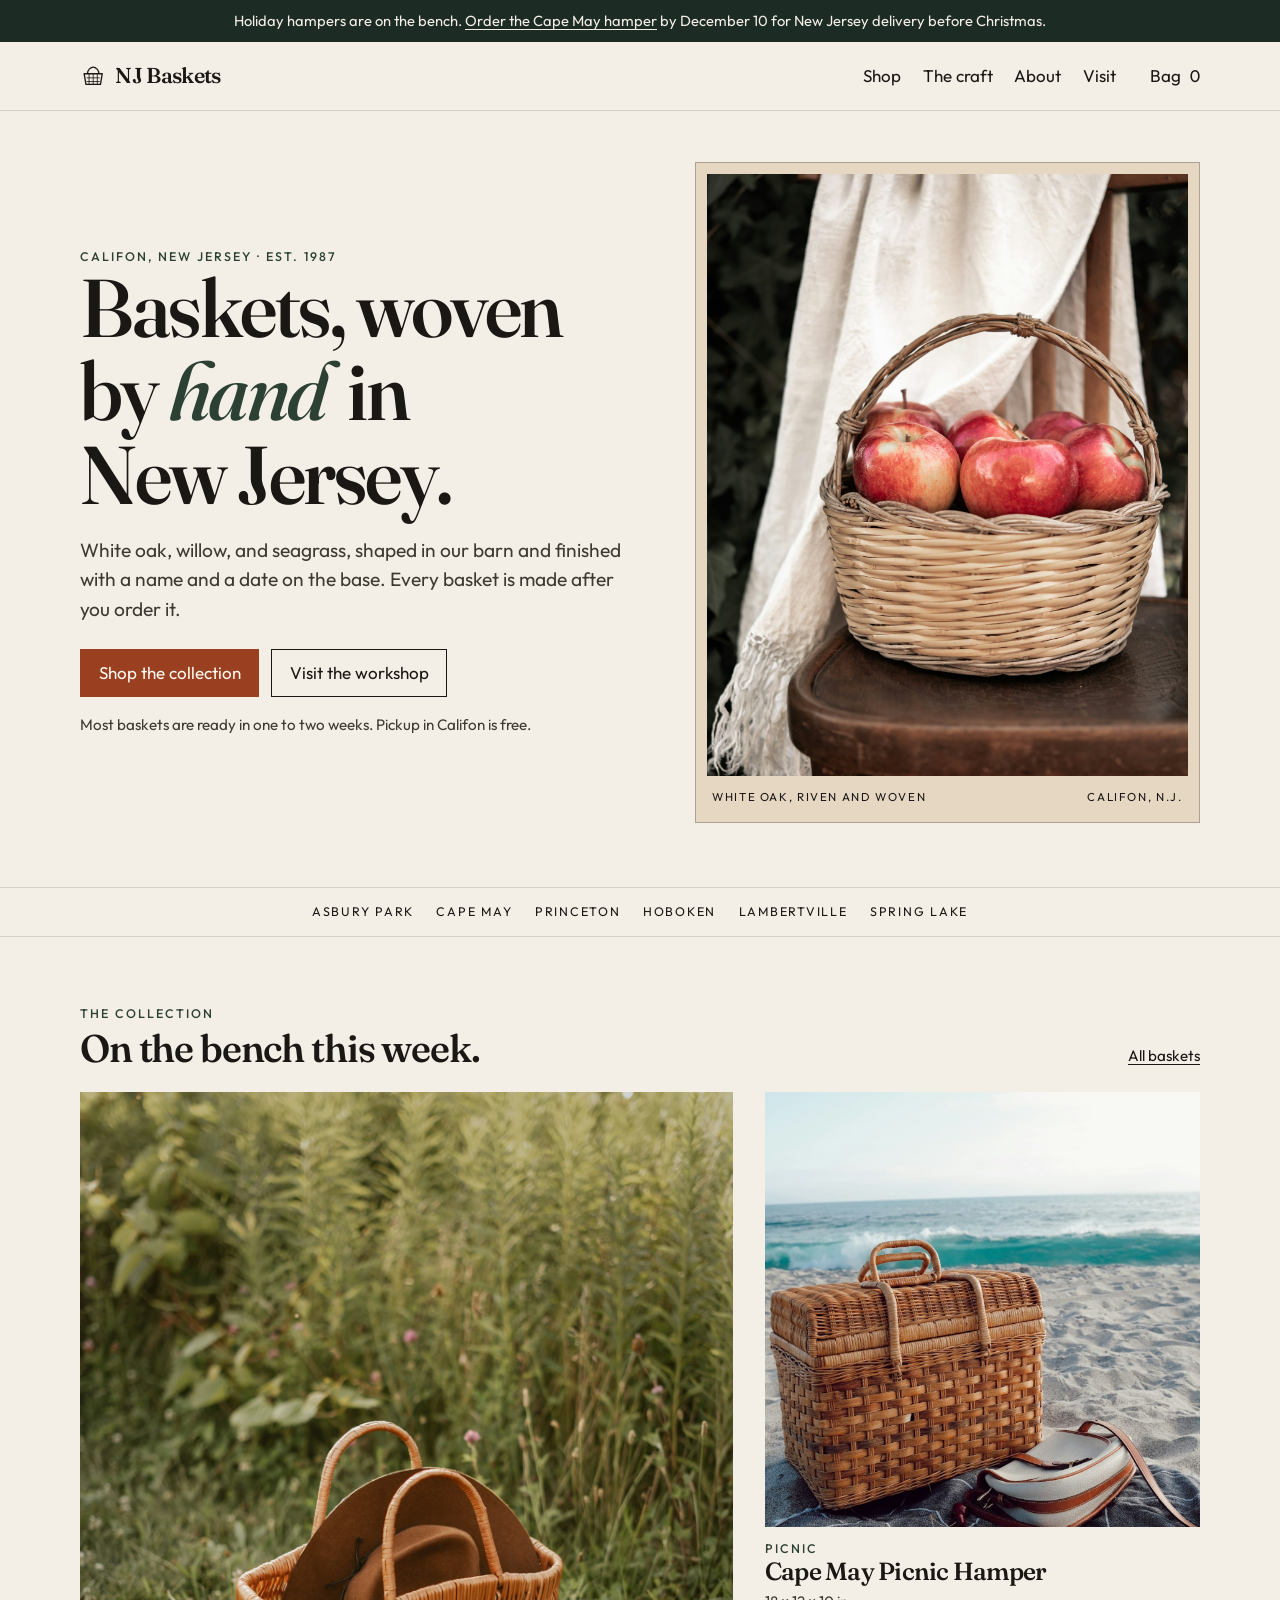
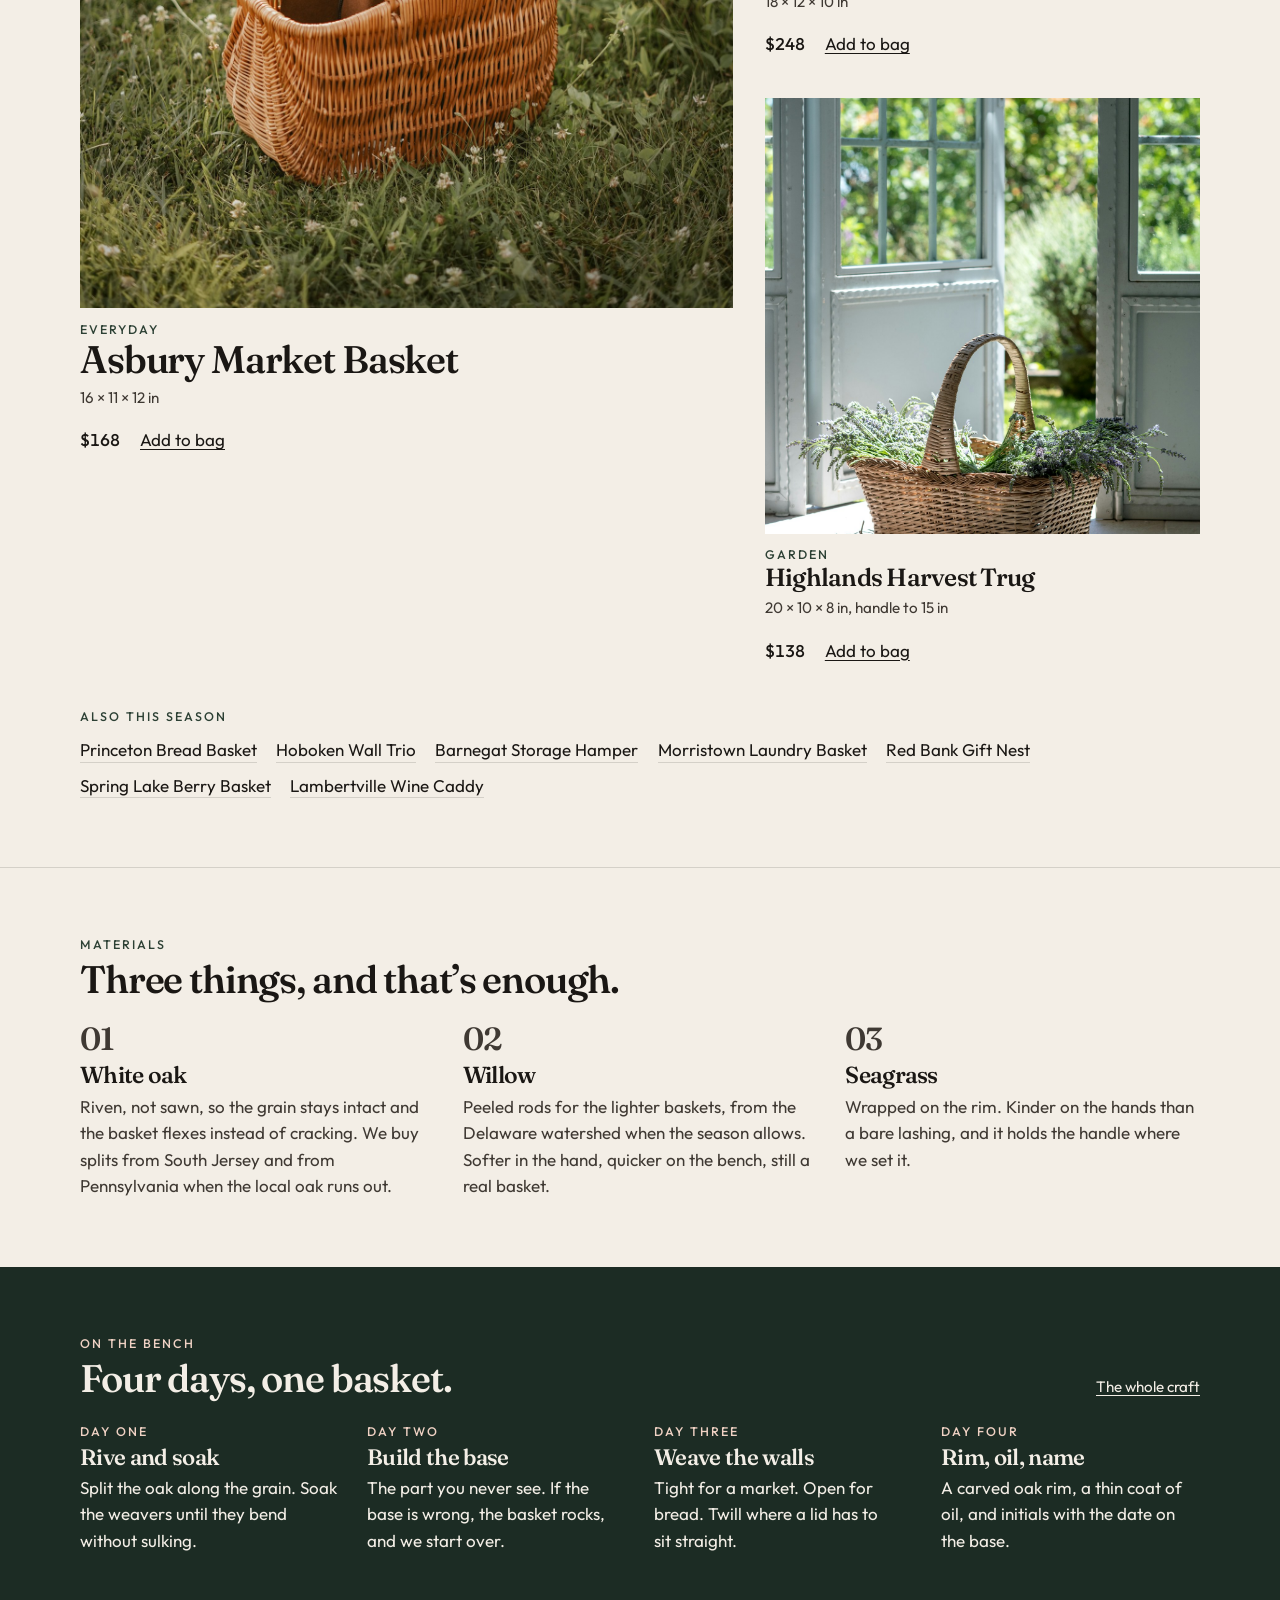
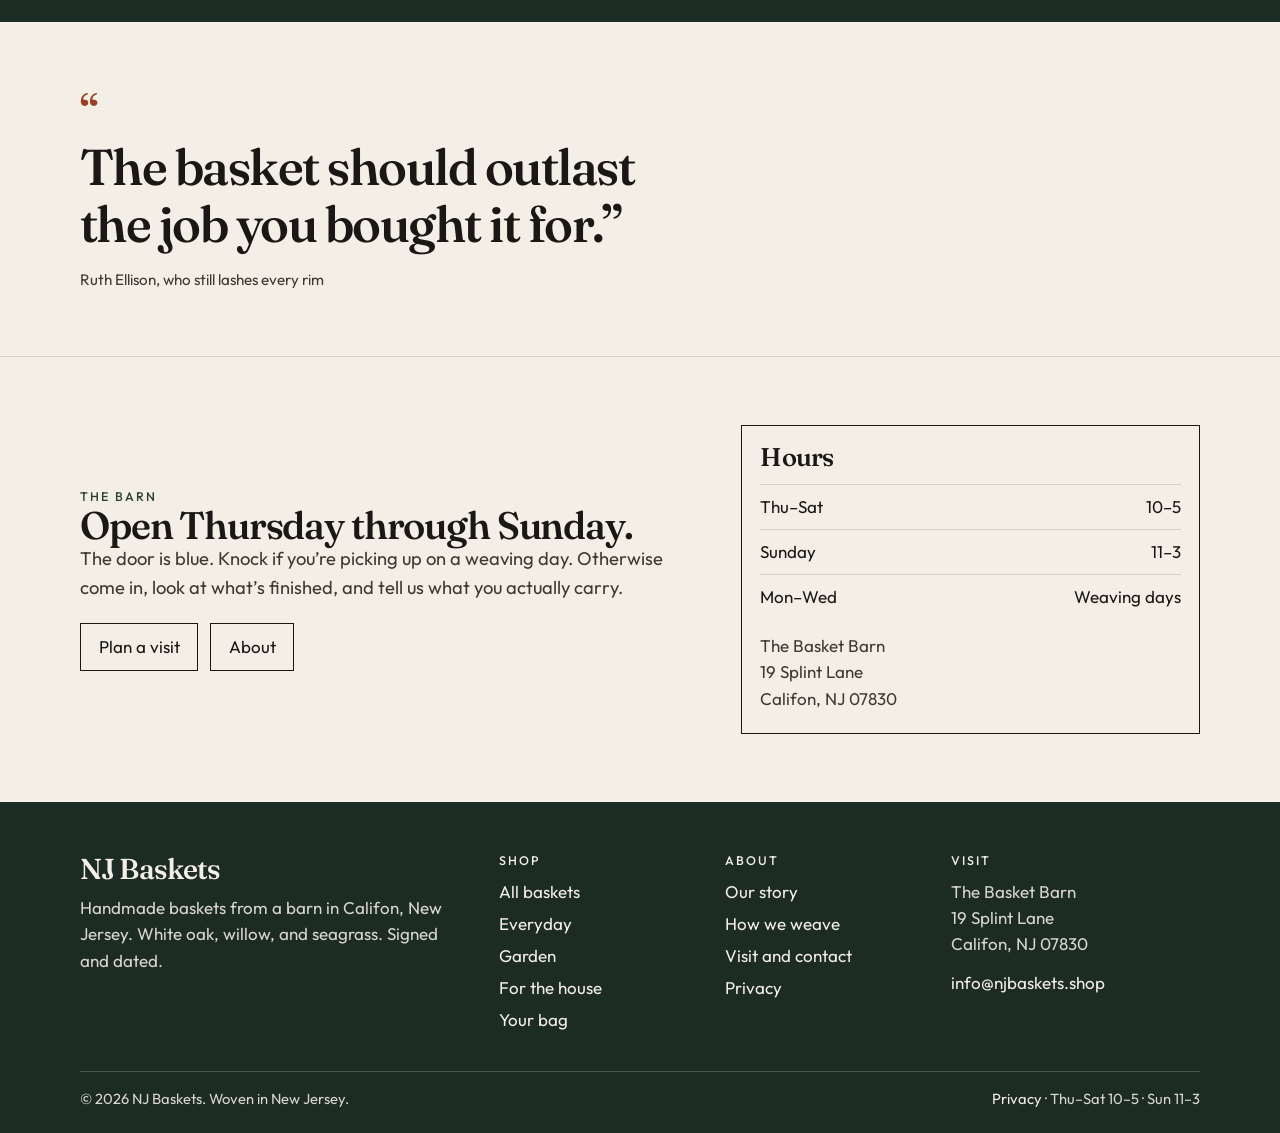
<file: index.html>
<!DOCTYPE html>
<html lang="en">
<head>
  <meta charset="utf-8">
  <meta name="viewport" content="width=device-width, initial-scale=1">
  <title>NJ Baskets · Handmade in New Jersey</title>
  <meta name="description" content="Handmade baskets woven to order in Califon, New Jersey. White oak, willow, and seagrass. Market baskets, picnic hampers, garden trugs, and more.">
  <link rel="icon" href="favicon.svg" type="image/svg+xml">
  <link rel="preconnect" href="https://fonts.googleapis.com">
  <link rel="preconnect" href="https://fonts.gstatic.com" crossorigin>
  <link href="https://fonts.googleapis.com/css2?family=Fraunces:ital,opsz,wght@0,9..144,500..700;1,9..144,500..700&family=Outfit:wght@400;500;600&display=swap" rel="stylesheet">
  <link rel="stylesheet" href="css/styles.css">
</head>
<body data-page="home">
  <a class="skip" href="#main">Skip to content</a>
  <div class="announce">
    <p class="wrap announce-inner">Holiday hampers are on the bench. <a href="basket.html?id=cape-may-hamper">Order the Cape May hamper</a> by December 10 for New Jersey delivery before Christmas.</p>
  </div>
  <header class="site-header">
    <div class="wrap header-bar">
      <a class="logo" href="index.html">
        <svg class="logo-mark" viewBox="0 0 32 32" aria-hidden="true" focusable="false">
          <path d="M5 13h22l-2.2 13H7.2L5 13z" fill="none" stroke="currentColor" stroke-width="1.6" stroke-linejoin="round"/>
          <path d="M9 13c.2-5 4.2-8 7-8s6.8 3 7 8" fill="none" stroke="currentColor" stroke-width="1.6"/>
          <path d="M11 13.5v12M16 13v12.5M21 13.5v12M8 18h16M8 22.5h16" stroke="currentColor" stroke-width="1"/>
        </svg>
        <span>NJ Baskets</span>
      </a>
      <button class="nav-toggle" type="button" aria-expanded="false" aria-controls="site-nav">Menu</button>
      <nav class="site-nav" id="site-nav" aria-label="Primary">
        <a href="shop.html">Shop</a>
        <a href="craft.html">The craft</a>
        <a href="about.html">About</a>
        <a href="visit.html">Visit</a>
      </nav>
      <a class="bag-link" href="cart.html">Bag <span class="bag-count" data-cart-count>0</span></a>
    </div>
  </header>
  <main id="main">
    <div class="wrap hero">
      <div class="hero-grid">
        <div>
          <p class="kicker">Califon, New Jersey · Est. 1987</p>
          <h1>Baskets, woven by <em>hand</em> in New Jersey.</h1>
          <p class="lede">White oak, willow, and seagrass, shaped in our barn and finished with a name and a date on the base. Every basket is made after you order it.</p>
          <div class="actions">
            <a class="btn btn-primary" href="shop.html">Shop the collection</a>
            <a class="btn" href="visit.html">Visit the workshop</a>
          </div>
          <p class="fine">Most baskets are ready in one to two weeks. Pickup in Califon is free.</p>
        </div>
        <figure class="hero-figure">
          <img src="images/hero.jpg" width="1200" height="1500" alt="A woven market basket of red apples on a wooden chair, with a linen cloth behind it.">
          <figcaption>
            <span>White oak, riven and woven</span>
            <span>Califon, N.J.</span>
          </figcaption>
        </figure>
      </div>
    </div>
    <nav class="town-bar" aria-label="Baskets named for New Jersey places">
      <ul class="towns wrap">
        <li><a href="basket.html?id=asbury-market">Asbury Park</a></li>
        <li><a href="basket.html?id=cape-may-hamper">Cape May</a></li>
        <li><a href="basket.html?id=princeton-bread">Princeton</a></li>
        <li><a href="basket.html?id=hoboken-wall">Hoboken</a></li>
        <li><a href="basket.html?id=lambertville-caddy">Lambertville</a></li>
        <li><a href="basket.html?id=spring-lake-berry">Spring Lake</a></li>
      </ul>
    </nav>
    <section class="section">
      <div class="wrap">
        <div class="section-head">
          <div>
            <p class="kicker">The collection</p>
            <h2>On the bench this week.</h2>
          </div>
          <a href="shop.html">All baskets</a>
        </div>
        <noscript class="noscript">The basket pictures need JavaScript. Write <a href="mailto:info@njbaskets.shop">info@njbaskets.shop</a> and we’ll tell you what’s on the bench.</noscript>
        <div id="featured" class="featured-grid"></div>
        <div class="also">
          <p class="kicker">Also this season</p>
          <ul id="also-list" class="also-list"></ul>
        </div>
      </div>
    </section>
    <section class="section">
      <div class="wrap">
        <div class="section-head">
          <div>
            <p class="kicker">Materials</p>
            <h2>Three things, and that’s enough.</h2>
          </div>
        </div>
        <ul class="materials">
          <li>
            <p class="num">01</p>
            <h3>White oak</h3>
            <p>Riven, not sawn, so the grain stays intact and the basket flexes instead of cracking. We buy splits from South Jersey and from Pennsylvania when the local oak runs out.</p>
          </li>
          <li>
            <p class="num">02</p>
            <h3>Willow</h3>
            <p>Peeled rods for the lighter baskets, from the Delaware watershed when the season allows. Softer in the hand, quicker on the bench, still a real basket.</p>
          </li>
          <li>
            <p class="num">03</p>
            <h3>Seagrass</h3>
            <p>Wrapped on the rim. Kinder on the hands than a bare lashing, and it holds the handle where we set it.</p>
          </li>
        </ul>
      </div>
    </section>
    <section class="band">
      <div class="wrap band-inner">
        <div class="section-head">
          <div>
            <p class="kicker">On the bench</p>
            <h2>Four days, one basket.</h2>
          </div>
          <a href="craft.html">The whole craft</a>
        </div>
        <ol class="band-steps">
          <li>
            <p class="kicker">Day one</p>
            <h3>Rive and soak</h3>
            <p>Split the oak along the grain. Soak the weavers until they bend without sulking.</p>
          </li>
          <li>
            <p class="kicker">Day two</p>
            <h3>Build the base</h3>
            <p>The part you never see. If the base is wrong, the basket rocks, and we start over.</p>
          </li>
          <li>
            <p class="kicker">Day three</p>
            <h3>Weave the walls</h3>
            <p>Tight for a market. Open for bread. Twill where a lid has to sit straight.</p>
          </li>
          <li>
            <p class="kicker">Day four</p>
            <h3>Rim, oil, name</h3>
            <p>A carved oak rim, a thin coat of oil, and initials with the date on the base.</p>
          </li>
        </ol>
      </div>
    </section>
    <section class="section quote-section">
      <div class="wrap">
        <blockquote class="pull">
          <p>The basket should outlast the job you bought it for.”</p>
          <footer>Ruth Ellison, who still lashes every rim</footer>
        </blockquote>
      </div>
    </section>
    <section class="section">
      <div class="wrap workshop-tease">
        <div>
          <p class="kicker">The barn</p>
          <h2>Open Thursday through Sunday.</h2>
          <p class="lede">The door is blue. Knock if you’re picking up on a weaving day. Otherwise come in, look at what’s finished, and tell us what you actually carry.</p>
          <div class="actions" style="margin-top:1.25rem">
            <a class="btn" href="visit.html">Plan a visit</a>
            <a class="btn" href="about.html">About</a>
          </div>
        </div>
        <div class="hours-card">
          <h3>Hours</h3>
          <dl class="hours-list">
            <div><dt>Thu–Sat</dt><dd>10–5</dd></div>
            <div><dt>Sunday</dt><dd>11–3</dd></div>
            <div><dt>Mon–Wed</dt><dd>Weaving days</dd></div>
          </dl>
          <p>The Basket Barn<br>19 Splint Lane<br>Califon, NJ 07830</p>
        </div>
      </div>
    </section>
  </main>
  <footer class="site-footer">
    <div class="wrap">
      <div class="footer-grid">
        <div>
          <a class="logo logo-footer" href="index.html">NJ Baskets</a>
          <p class="footer-note">Handmade baskets from a barn in Califon, New Jersey. White oak, willow, and seagrass. Signed and dated.</p>
        </div>
        <div>
          <h2>Shop</h2>
          <ul>
            <li><a href="shop.html">All baskets</a></li>
            <li><a href="shop.html?cat=Everyday">Everyday</a></li>
            <li><a href="shop.html?cat=Garden">Garden</a></li>
            <li><a href="shop.html?cat=Home">For the house</a></li>
            <li><a href="cart.html">Your bag</a></li>
          </ul>
        </div>
        <div>
          <h2>About</h2>
          <ul>
            <li><a href="about.html">Our story</a></li>
            <li><a href="craft.html">How we weave</a></li>
            <li><a href="visit.html">Visit and contact</a></li>
            <li><a href="privacy.html">Privacy</a></li>
          </ul>
        </div>
        <div>
          <h2>Visit</h2>
          <p>The Basket Barn<br>19 Splint Lane<br>Califon, NJ 07830</p>
          <p style="margin-top:0.75rem"><a href="mailto:info@njbaskets.shop">info@njbaskets.shop</a></p>
        </div>
      </div>
      <div class="footer-base">
        <p>© 2026 NJ Baskets. Woven in New Jersey.</p>
        <p><a href="privacy.html">Privacy</a> · Thu–Sat 10–5 · Sun 11–3</p>
      </div>
    </div>
  </footer>
  <script src="js/products.js"></script>
  <script src="js/site.js"></script>
</body>
</html>
</file>
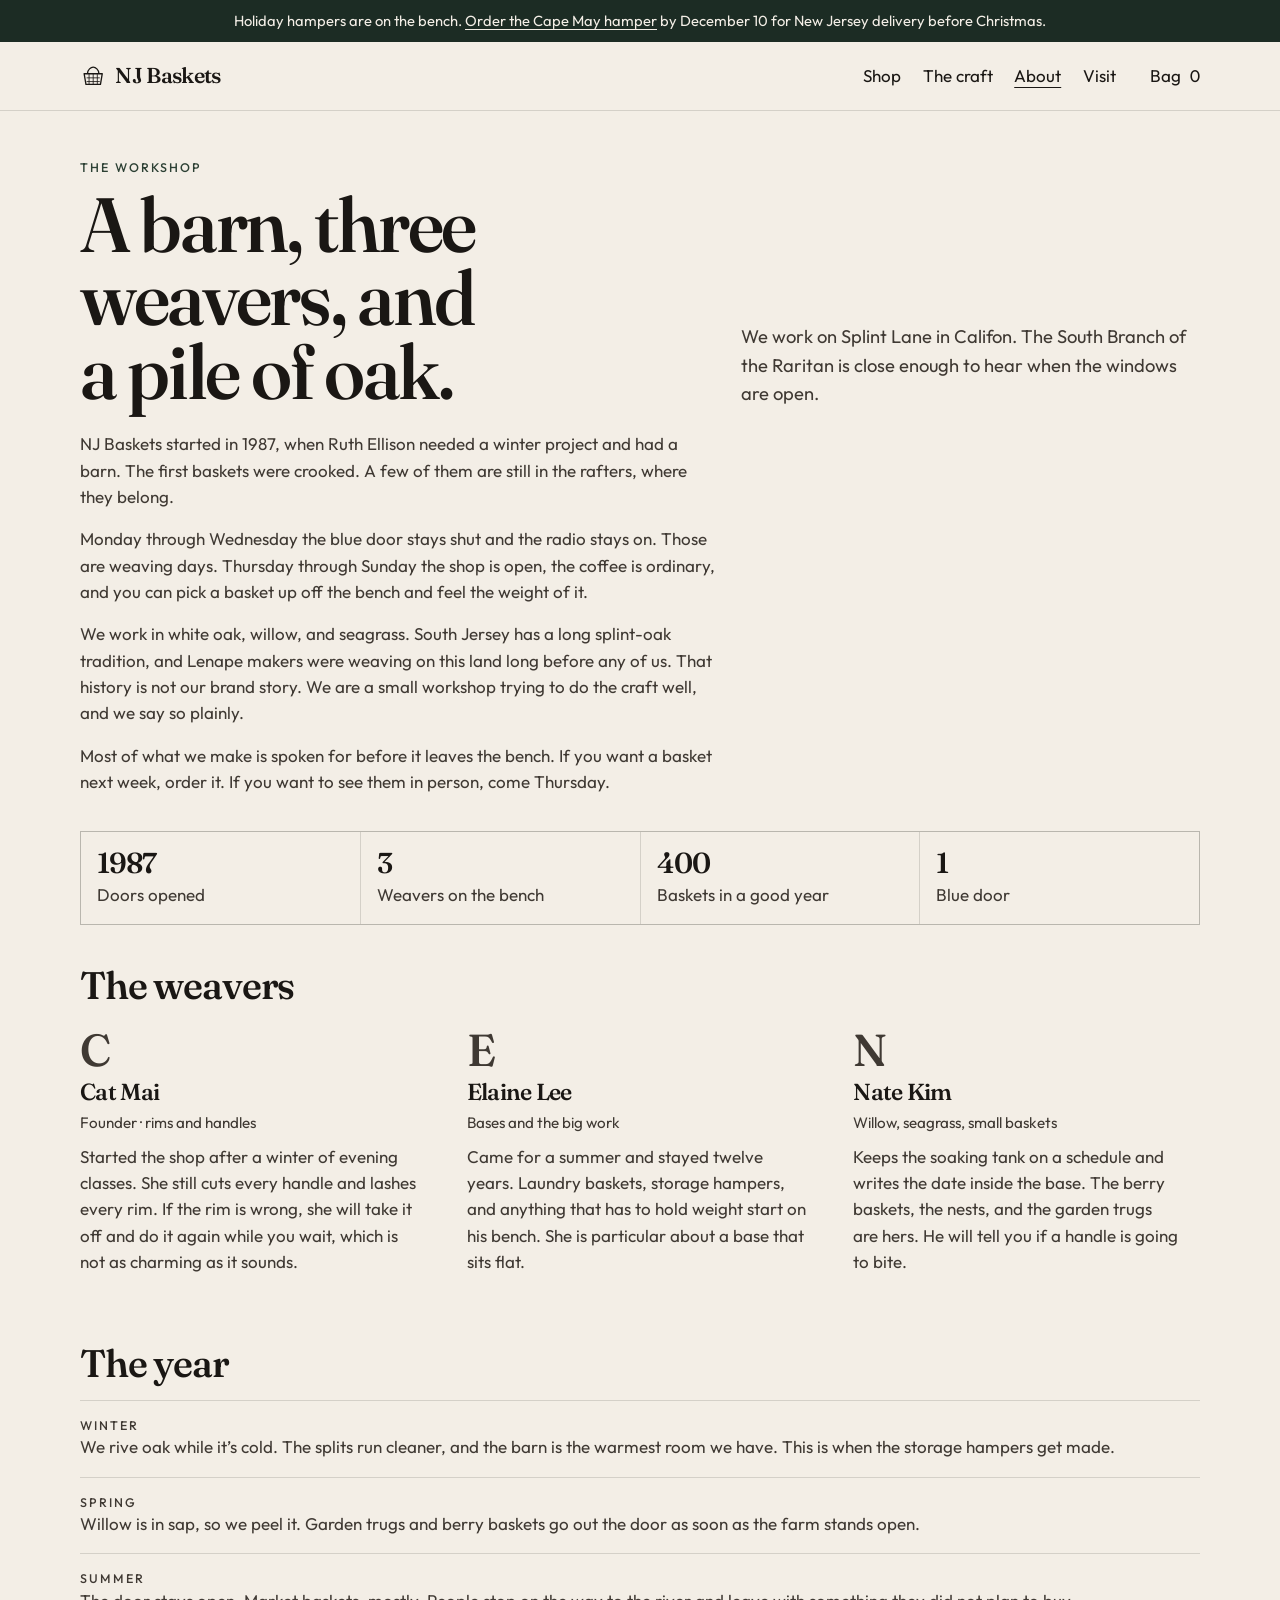
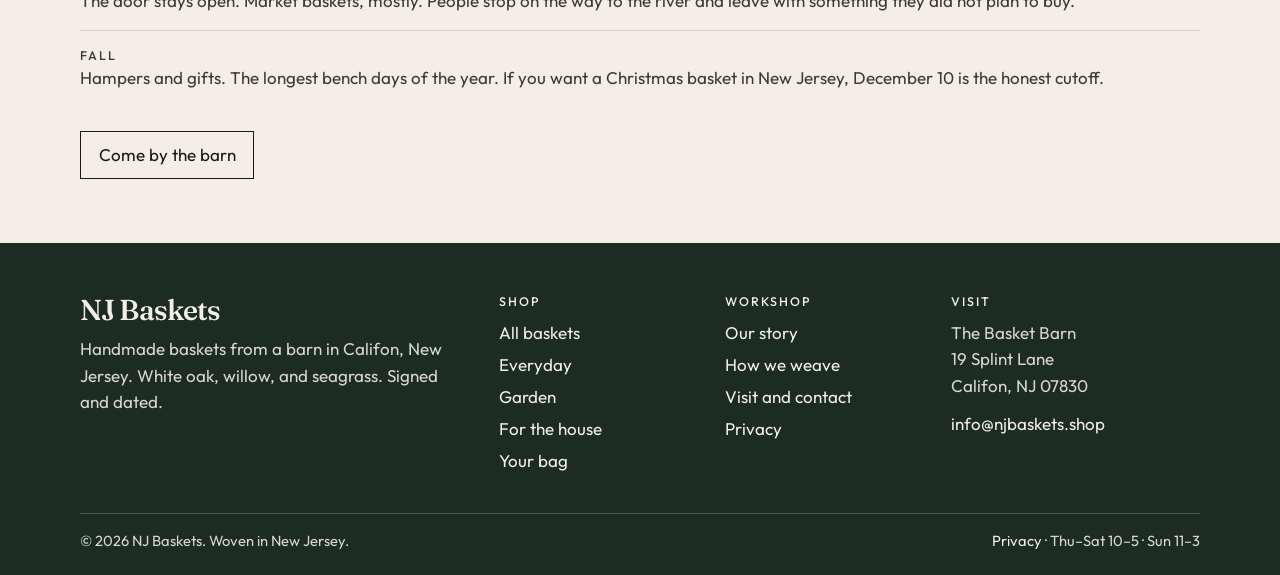
<file: about.html>
<!DOCTYPE html>
<html lang="en">
<head>
  <meta charset="utf-8">
  <meta name="viewport" content="width=device-width, initial-scale=1">
  <title>About · NJ Baskets</title>
  <meta name="description" content="NJ Baskets is a three-person workshop in a barn in Califon, New Jersey. We have woven white oak baskets here since 1987.">
  <link rel="icon" href="favicon.svg" type="image/svg+xml">
  <link rel="preconnect" href="https://fonts.googleapis.com">
  <link rel="preconnect" href="https://fonts.gstatic.com" crossorigin>
  <link href="https://fonts.googleapis.com/css2?family=Fraunces:ital,opsz,wght@0,9..144,500..700;1,9..144,500..700&family=Outfit:wght@400;500;600&display=swap" rel="stylesheet">
  <link rel="stylesheet" href="css/styles.css">
</head>
<body data-page="about">
  <a class="skip" href="#main">Skip to content</a>
  <div class="announce">
    <p class="wrap announce-inner">Holiday hampers are on the bench. <a href="basket.html?id=cape-may-hamper">Order the Cape May hamper</a> by December 10 for New Jersey delivery before Christmas.</p>
  </div>
  <header class="site-header">
    <div class="wrap header-bar">
      <a class="logo" href="index.html">
        <svg class="logo-mark" viewBox="0 0 32 32" aria-hidden="true" focusable="false">
          <path d="M5 13h22l-2.2 13H7.2L5 13z" fill="none" stroke="currentColor" stroke-width="1.6" stroke-linejoin="round"/>
          <path d="M9 13c.2-5 4.2-8 7-8s6.8 3 7 8" fill="none" stroke="currentColor" stroke-width="1.6"/>
          <path d="M11 13.5v12M16 13v12.5M21 13.5v12M8 18h16M8 22.5h16" stroke="currentColor" stroke-width="1"/>
        </svg>
        <span>NJ Baskets</span>
      </a>
      <button class="nav-toggle" type="button" aria-expanded="false" aria-controls="site-nav">Menu</button>
      <nav class="site-nav" id="site-nav" aria-label="Primary">
        <a href="shop.html">Shop</a>
        <a href="craft.html">The craft</a>
        <a href="about.html" aria-current="page">About</a>
        <a href="visit.html">Visit</a>
      </nav>
      <a class="bag-link" href="cart.html">Bag <span class="bag-count" data-cart-count>0</span></a>
    </div>
  </header>
  <main id="main">
    <div class="wrap page">
      <header class="page-intro">
        <p class="kicker">The workshop</p>
        <div class="split">
          <h1>A barn, three weavers, and a pile of oak.</h1>
          <p class="lede">We work on Splint Lane in Califon. The South Branch of the Raritan is close enough to hear when the windows are open.</p>
        </div>
      </header>
      <div class="prose">
        <p>NJ Baskets started in 1987, when Ruth Ellison needed a winter project and had a barn. The first baskets were crooked. A few of them are still in the rafters, where they belong.</p>
        <p>Monday through Wednesday the blue door stays shut and the radio stays on. Those are weaving days. Thursday through Sunday the shop is open, the coffee is ordinary, and you can pick a basket up off the bench and feel the weight of it.</p>
        <p>We work in white oak, willow, and seagrass. South Jersey has a long splint-oak tradition, and Lenape makers were weaving on this land long before any of us. That history is not our brand story. We are a small workshop trying to do the craft well, and we say so plainly.</p>
        <p>Most of what we make is spoken for before it leaves the bench. If you want a basket next week, order it. If you want to see them in person, come Thursday.</p>
      </div>
      <dl class="facts">
        <div><strong>1987</strong><span>Doors opened</span></div>
        <div><strong>3</strong><span>Weavers on the bench</span></div>
        <div><strong>400</strong><span>Baskets in a good year</span></div>
        <div><strong>1</strong><span>Blue door</span></div>
      </dl>
      <section>
        <h2>The weavers</h2>
        <div class="people" style="margin-top:1.4rem">
          <article class="person">
            <p class="person-mark" aria-hidden="true">C</p>
            <h3>Cat Mai</h3>
            <p class="role">Founder · rims and handles</p>
            <p>Started the shop after a winter of evening classes. She still cuts every handle and lashes every rim. If the rim is wrong, she will take it off and do it again while you wait, which is not as charming as it sounds.</p>
          </article>
          <article class="person">
            <p class="person-mark" aria-hidden="true">E</p>
            <h3>Elaine Lee</h3>
            <p class="role">Bases and the big work</p>
            <p>Came for a summer and stayed twelve years. Laundry baskets, storage hampers, and anything that has to hold weight start on his bench. She is particular about a base that sits flat.</p>
          </article>
          <article class="person">
            <p class="person-mark" aria-hidden="true">N</p>
            <h3>Nate Kim</h3>
            <p class="role">Willow, seagrass, small baskets</p>
            <p>Keeps the soaking tank on a schedule and writes the date inside the base. The berry baskets, the nests, and the garden trugs are hers. He will tell you if a handle is going to bite.</p>
          </article>
        </div>
      </section>
      <section class="section" style="padding-bottom:0">
        <h2>The year</h2>
        <ul class="seasons">
          <li>
            <p class="kicker">Winter</p>
            <p>We rive oak while it’s cold. The splits run cleaner, and the barn is the warmest room we have. This is when the storage hampers get made.</p>
          </li>
          <li>
            <p class="kicker">Spring</p>
            <p>Willow is in sap, so we peel it. Garden trugs and berry baskets go out the door as soon as the farm stands open.</p>
          </li>
          <li>
            <p class="kicker">Summer</p>
            <p>The door stays open. Market baskets, mostly. People stop on the way to the river and leave with something they did not plan to buy.</p>
          </li>
          <li>
            <p class="kicker">Fall</p>
            <p>Hampers and gifts. The longest bench days of the year. If you want a Christmas basket in New Jersey, December 10 is the honest cutoff.</p>
          </li>
        </ul>
        <p style="margin-top:1.5rem"><a class="btn" href="visit.html">Come by the barn</a></p>
      </section>
    </div>
  </main>
  <footer class="site-footer">
    <div class="wrap">
      <div class="footer-grid">
        <div>
          <a class="logo logo-footer" href="index.html">NJ Baskets</a>
          <p class="footer-note">Handmade baskets from a barn in Califon, New Jersey. White oak, willow, and seagrass. Signed and dated.</p>
        </div>
        <div>
          <h2>Shop</h2>
          <ul>
            <li><a href="shop.html">All baskets</a></li>
            <li><a href="shop.html?cat=Everyday">Everyday</a></li>
            <li><a href="shop.html?cat=Garden">Garden</a></li>
            <li><a href="shop.html?cat=Home">For the house</a></li>
            <li><a href="cart.html">Your bag</a></li>
          </ul>
        </div>
        <div>
          <h2>Workshop</h2>
          <ul>
            <li><a href="about.html" aria-current="page">Our story</a></li>
            <li><a href="craft.html">How we weave</a></li>
            <li><a href="visit.html">Visit and contact</a></li>
            <li><a href="privacy.html">Privacy</a></li>
          </ul>
        </div>
        <div>
          <h2>Visit</h2>
          <p>The Basket Barn<br>19 Splint Lane<br>Califon, NJ 07830</p>
          <p style="margin-top:0.75rem"><a href="mailto:info@njbaskets.shop">info@njbaskets.shop</a></p>
        </div>
      </div>
      <div class="footer-base">
        <p>© 2026 NJ Baskets. Woven in New Jersey.</p>
        <p><a href="privacy.html">Privacy</a> · Thu–Sat 10–5 · Sun 11–3</p>
      </div>
    </div>
  </footer>
  <script src="js/products.js"></script>
  <script src="js/site.js"></script>
</body>
</html>
</file>
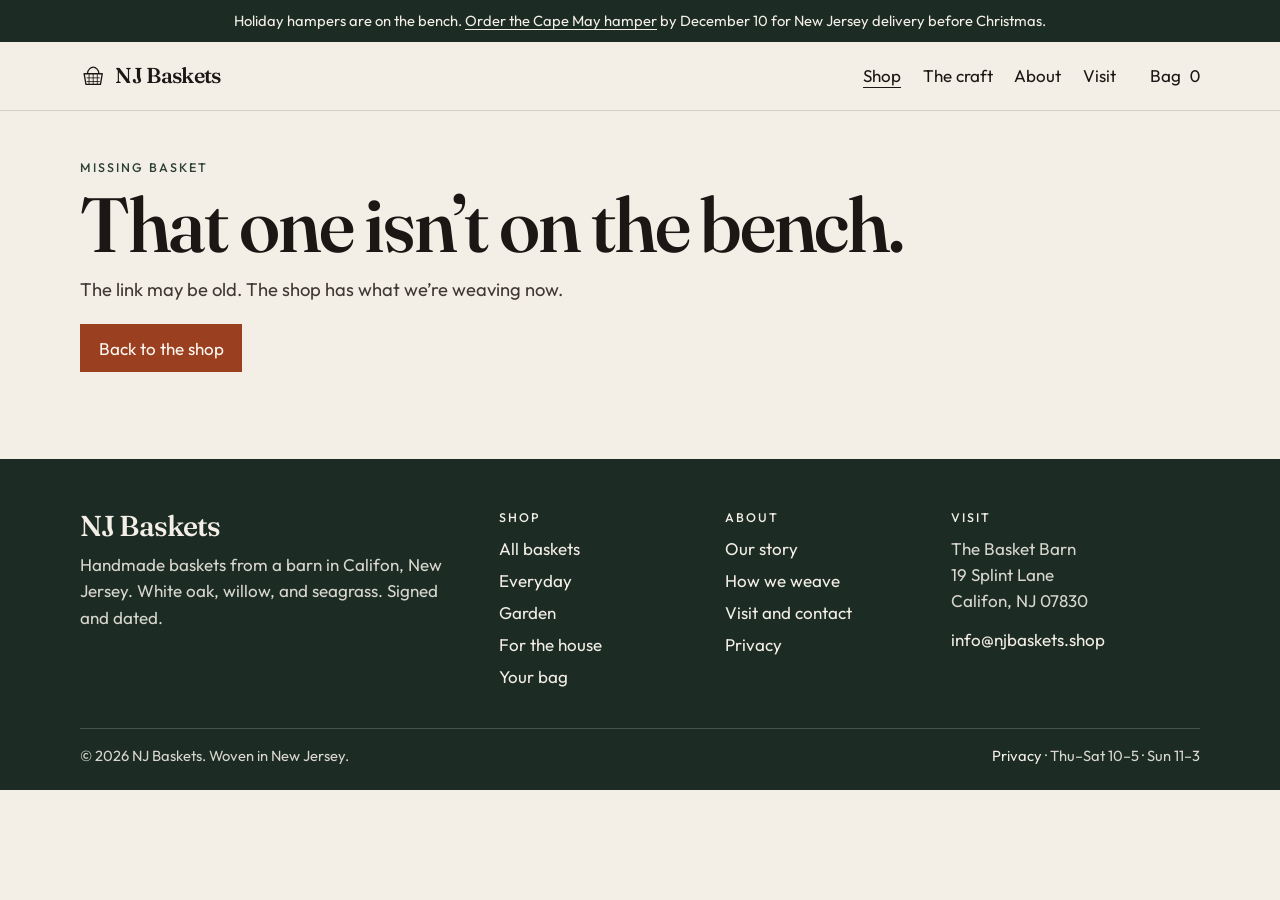
<file: basket.html>
<!DOCTYPE html>
<html lang="en">
<head>
  <meta charset="utf-8">
  <meta name="viewport" content="width=device-width, initial-scale=1">
  <title>Basket · NJ Baskets</title>
  <meta name="description" content="A handmade basket from NJ Baskets, woven to order in Califon, New Jersey.">
  <link rel="icon" href="favicon.svg" type="image/svg+xml">
  <link rel="preconnect" href="https://fonts.googleapis.com">
  <link rel="preconnect" href="https://fonts.gstatic.com" crossorigin>
  <link href="https://fonts.googleapis.com/css2?family=Fraunces:ital,opsz,wght@0,9..144,500..700;1,9..144,500..700&family=Outfit:wght@400;500;600&display=swap" rel="stylesheet">
  <link rel="stylesheet" href="css/styles.css">
</head>
<body data-page="basket">
  <a class="skip" href="#main">Skip to content</a>
  <div class="announce">
    <p class="wrap announce-inner">Holiday hampers are on the bench. <a href="basket.html?id=cape-may-hamper">Order the Cape May hamper</a> by December 10 for New Jersey delivery before Christmas.</p>
  </div>
  <header class="site-header">
    <div class="wrap header-bar">
      <a class="logo" href="index.html">
        <svg class="logo-mark" viewBox="0 0 32 32" aria-hidden="true" focusable="false">
          <path d="M5 13h22l-2.2 13H7.2L5 13z" fill="none" stroke="currentColor" stroke-width="1.6" stroke-linejoin="round"/>
          <path d="M9 13c.2-5 4.2-8 7-8s6.8 3 7 8" fill="none" stroke="currentColor" stroke-width="1.6"/>
          <path d="M11 13.5v12M16 13v12.5M21 13.5v12M8 18h16M8 22.5h16" stroke="currentColor" stroke-width="1"/>
        </svg>
        <span>NJ Baskets</span>
      </a>
      <button class="nav-toggle" type="button" aria-expanded="false" aria-controls="site-nav">Menu</button>
      <nav class="site-nav" id="site-nav" aria-label="Primary">
        <a href="shop.html" aria-current="page">Shop</a>
        <a href="craft.html">The craft</a>
        <a href="about.html">About</a>
        <a href="visit.html">Visit</a>
      </nav>
      <a class="bag-link" href="cart.html">Bag <span class="bag-count" data-cart-count>0</span></a>
    </div>
  </header>
  <main id="main">
    <div class="wrap page">
      <noscript class="noscript">Basket details need JavaScript. Write <a href="mailto:info@njbaskets.shop">info@njbaskets.shop</a>.</noscript>
      <div id="product-root"></div>
    </div>
  </main>
  <footer class="site-footer">
    <div class="wrap">
      <div class="footer-grid">
        <div>
          <a class="logo logo-footer" href="index.html">NJ Baskets</a>
          <p class="footer-note">Handmade baskets from a barn in Califon, New Jersey. White oak, willow, and seagrass. Signed and dated.</p>
        </div>
        <div>
          <h2>Shop</h2>
          <ul>
            <li><a href="shop.html">All baskets</a></li>
            <li><a href="shop.html?cat=Everyday">Everyday</a></li>
            <li><a href="shop.html?cat=Garden">Garden</a></li>
            <li><a href="shop.html?cat=Home">For the house</a></li>
            <li><a href="cart.html">Your bag</a></li>
          </ul>
        </div>
        <div>
          <h2>About</h2>
          <ul>
            <li><a href="about.html">Our story</a></li>
            <li><a href="craft.html">How we weave</a></li>
            <li><a href="visit.html">Visit and contact</a></li>
            <li><a href="privacy.html">Privacy</a></li>
          </ul>
        </div>
        <div>
          <h2>Visit</h2>
          <p>The Basket Barn<br>19 Splint Lane<br>Califon, NJ 07830</p>
          <p style="margin-top:0.75rem"><a href="mailto:info@njbaskets.shop">info@njbaskets.shop</a></p>
        </div>
      </div>
      <div class="footer-base">
        <p>© 2026 NJ Baskets. Woven in New Jersey.</p>
        <p><a href="privacy.html">Privacy</a> · Thu–Sat 10–5 · Sun 11–3</p>
      </div>
    </div>
  </footer>
  <script src="js/products.js"></script>
  <script src="js/site.js"></script>
</body>
</html>
</file>
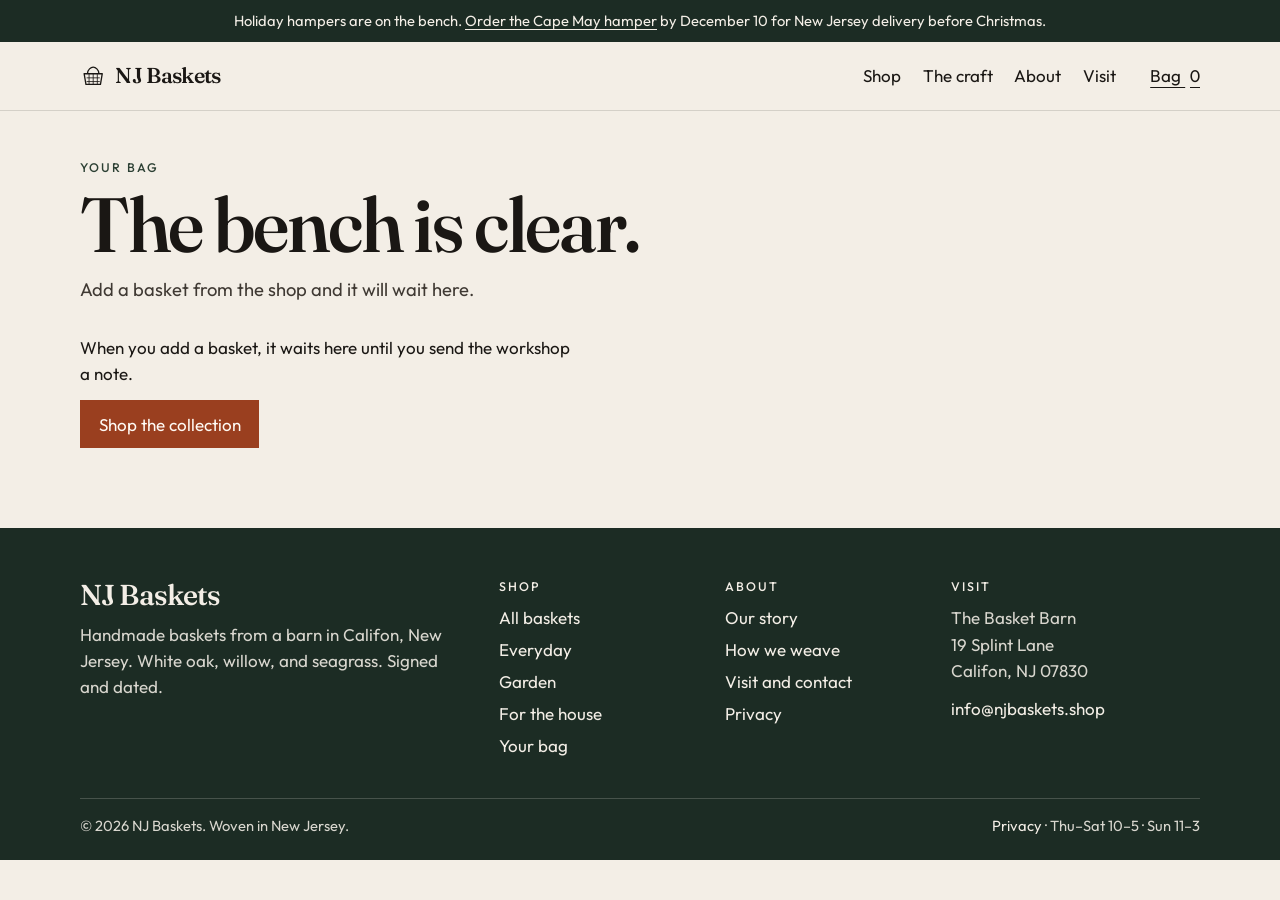
<file: cart.html>
<!DOCTYPE html>
<html lang="en">
<head>
  <meta charset="utf-8">
  <meta name="viewport" content="width=device-width, initial-scale=1">
  <title>Your bag · NJ Baskets</title>
  <meta name="description" content="Review the baskets you want from NJ Baskets and send an order note to the Califon workshop.">
  <link rel="icon" href="favicon.svg" type="image/svg+xml">
  <link rel="preconnect" href="https://fonts.googleapis.com">
  <link rel="preconnect" href="https://fonts.gstatic.com" crossorigin>
  <link href="https://fonts.googleapis.com/css2?family=Fraunces:ital,opsz,wght@0,9..144,500..700;1,9..144,500..700&family=Outfit:wght@400;500;600&display=swap" rel="stylesheet">
  <link rel="stylesheet" href="css/styles.css">
</head>
<body data-page="cart">
  <a class="skip" href="#main">Skip to content</a>
  <div class="announce">
    <p class="wrap announce-inner">Holiday hampers are on the bench. <a href="basket.html?id=cape-may-hamper">Order the Cape May hamper</a> by December 10 for New Jersey delivery before Christmas.</p>
  </div>
  <header class="site-header">
    <div class="wrap header-bar">
      <a class="logo" href="index.html">
        <svg class="logo-mark" viewBox="0 0 32 32" aria-hidden="true" focusable="false">
          <path d="M5 13h22l-2.2 13H7.2L5 13z" fill="none" stroke="currentColor" stroke-width="1.6" stroke-linejoin="round"/>
          <path d="M9 13c.2-5 4.2-8 7-8s6.8 3 7 8" fill="none" stroke="currentColor" stroke-width="1.6"/>
          <path d="M11 13.5v12M16 13v12.5M21 13.5v12M8 18h16M8 22.5h16" stroke="currentColor" stroke-width="1"/>
        </svg>
        <span>NJ Baskets</span>
      </a>
      <button class="nav-toggle" type="button" aria-expanded="false" aria-controls="site-nav">Menu</button>
      <nav class="site-nav" id="site-nav" aria-label="Primary">
        <a href="shop.html">Shop</a>
        <a href="craft.html">The craft</a>
        <a href="about.html">About</a>
        <a href="visit.html">Visit</a>
      </nav>
      <a class="bag-link" href="cart.html" aria-current="page">Bag <span class="bag-count" data-cart-count>0</span></a>
    </div>
  </header>
  <main id="main">
    <div class="wrap page">
      <header class="page-intro">
        <p class="kicker">Your bag</p>
        <h1 id="cart-title">Baskets to be woven.</h1>
        <p class="lede" id="cart-lede">Send a note and we confirm by email before we start. Payment is by invoice, not on this page.</p>
      </header>
      <noscript class="noscript">The bag needs JavaScript. You can still write <a href="mailto:info@njbaskets.shop">info@njbaskets.shop</a>.</noscript>
      <div id="cart-layout" class="cart-layout">
        <div id="cart-lines"></div>
        <form id="order-form" class="order-panel form" novalidate>
          <h2>Send the order</h2>
          <p class="fine">We’ll reply within two business days with a ship quote and an invoice. We start weaving after you say yes. <a href="privacy.html">Privacy</a>.</p>
          <p class="form-alert" data-form-alert role="alert" hidden></p>
          <div class="field">
            <label for="name">Name <span class="req" aria-hidden="true">*</span><span class="sr-only"> (required)</span></label>
            <input id="name" name="name" required autocomplete="name" maxlength="80">
          </div>
          <div class="field">
            <label for="email">Email <span class="req" aria-hidden="true">*</span><span class="sr-only"> (required)</span></label>
            <input id="email" name="email" type="email" required autocomplete="email" maxlength="120">
          </div>
          <div class="field">
            <label for="fulfillment">How should it get to you? <span class="req" aria-hidden="true">*</span><span class="sr-only"> (required)</span></label>
            <select id="fulfillment" name="fulfillment" required>
              <option value="pickup">I’ll pick it up in Califon</option>
              <option value="nj">Ship it inside New Jersey</option>
              <option value="us">Ship it elsewhere in the U.S.</option>
            </select>
          </div>
          <div class="field" id="address-field" hidden>
            <label for="address">Address <span class="req" aria-hidden="true">*</span><span class="sr-only"> (required)</span></label>
            <textarea id="address" name="address" rows="3" autocomplete="street-address" maxlength="240"></textarea>
          </div>
          <div class="field">
            <label for="notes">Notes for the bench</label>
            <textarea id="notes" name="notes" maxlength="1000" placeholder="A monogram, a date you need it, or anything the basket has to fit."></textarea>
          </div>
          <button class="btn btn-primary" type="submit">Prepare this order</button>
        </form>
      </div>
      <div id="receipt" hidden></div>
    </div>
  </main>
  <footer class="site-footer">
    <div class="wrap">
      <div class="footer-grid">
        <div>
          <a class="logo logo-footer" href="index.html">NJ Baskets</a>
          <p class="footer-note">Handmade baskets from a barn in Califon, New Jersey. White oak, willow, and seagrass. Signed and dated.</p>
        </div>
        <div>
          <h2>Shop</h2>
          <ul>
            <li><a href="shop.html">All baskets</a></li>
            <li><a href="shop.html?cat=Everyday">Everyday</a></li>
            <li><a href="shop.html?cat=Garden">Garden</a></li>
            <li><a href="shop.html?cat=Home">For the house</a></li>
            <li><a href="cart.html" aria-current="page">Your bag</a></li>
          </ul>
        </div>
        <div>
          <h2>About</h2>
          <ul>
            <li><a href="about.html">Our story</a></li>
            <li><a href="craft.html">How we weave</a></li>
            <li><a href="visit.html">Visit and contact</a></li>
            <li><a href="privacy.html">Privacy</a></li>
          </ul>
        </div>
        <div>
          <h2>Visit</h2>
          <p>The Basket Barn<br>19 Splint Lane<br>Califon, NJ 07830</p>
          <p style="margin-top:0.75rem"><a href="mailto:info@njbaskets.shop">info@njbaskets.shop</a></p>
        </div>
      </div>
      <div class="footer-base">
        <p>© 2026 NJ Baskets. Woven in New Jersey.</p>
        <p><a href="privacy.html">Privacy</a> · Thu–Sat 10–5 · Sun 11–3</p>
      </div>
    </div>
  </footer>
  <script src="js/products.js"></script>
  <script src="js/site.js"></script>
</body>
</html>
</file>
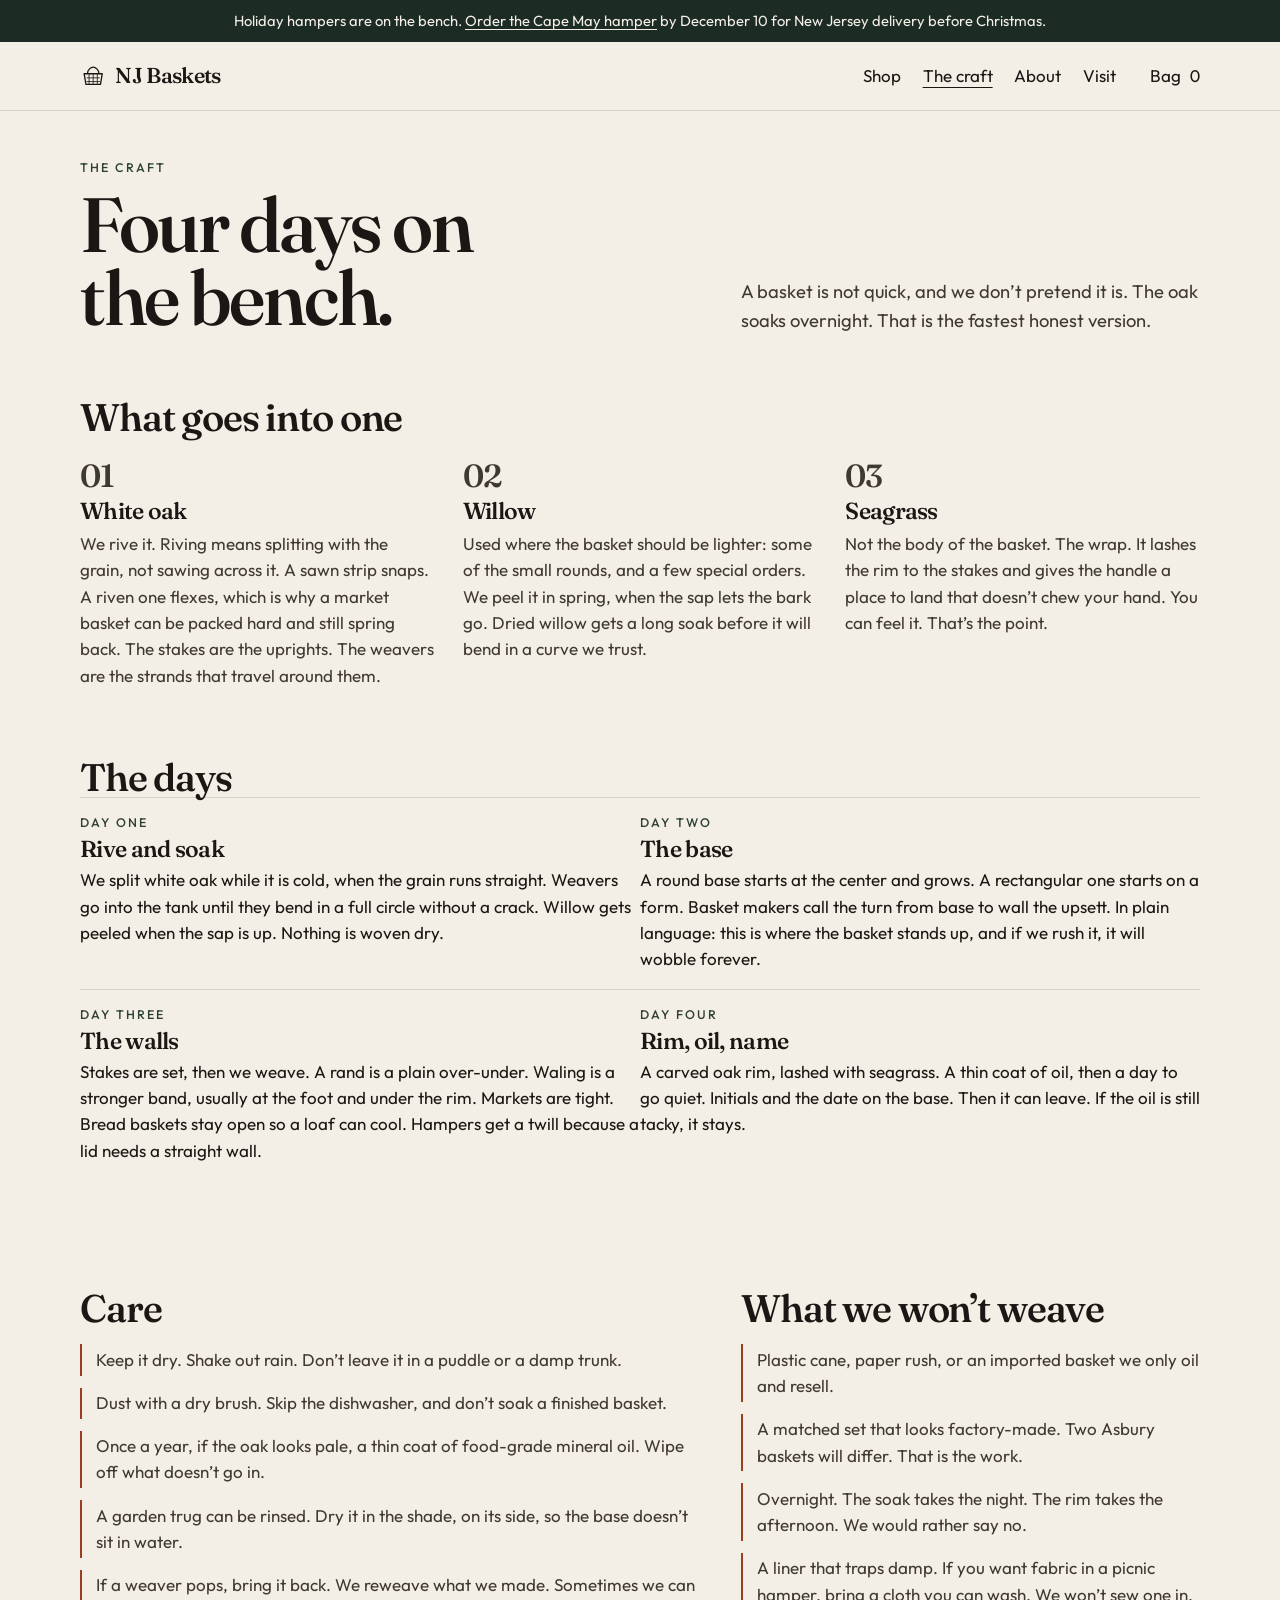
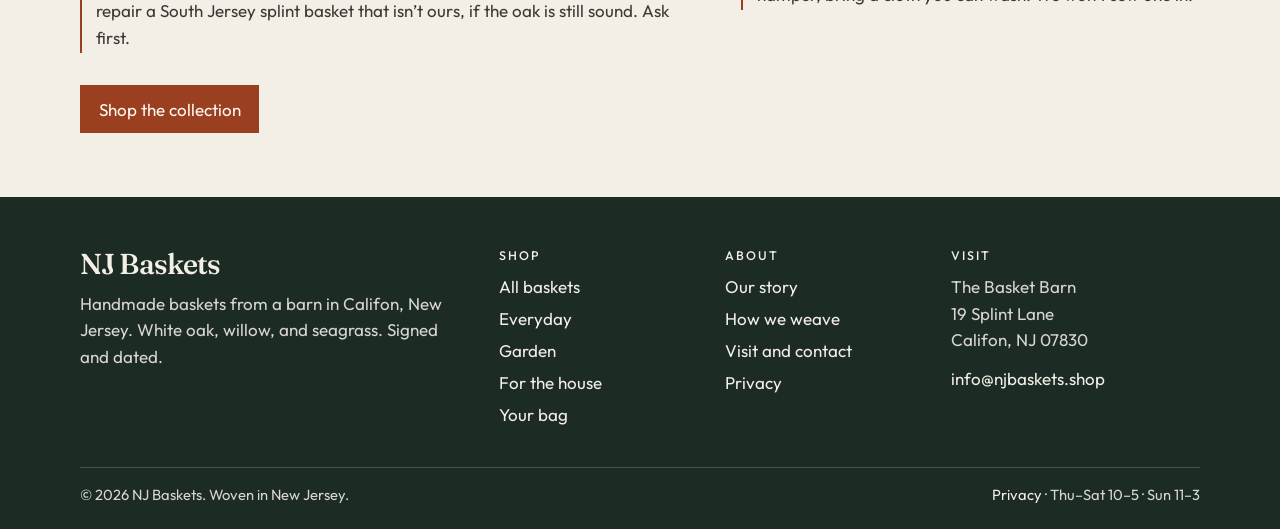
<file: craft.html>
<!DOCTYPE html>
<html lang="en">
<head>
  <meta charset="utf-8">
  <meta name="viewport" content="width=device-width, initial-scale=1">
  <title>The craft · NJ Baskets</title>
  <meta name="description" content="How NJ Baskets weaves a basket: riving white oak, soaking, a four-day bench, and how to care for the one you take home.">
  <link rel="icon" href="favicon.svg" type="image/svg+xml">
  <link rel="preconnect" href="https://fonts.googleapis.com">
  <link rel="preconnect" href="https://fonts.gstatic.com" crossorigin>
  <link href="https://fonts.googleapis.com/css2?family=Fraunces:ital,opsz,wght@0,9..144,500..700;1,9..144,500..700&family=Outfit:wght@400;500;600&display=swap" rel="stylesheet">
  <link rel="stylesheet" href="css/styles.css">
</head>
<body data-page="craft">
  <a class="skip" href="#main">Skip to content</a>
  <div class="announce">
    <p class="wrap announce-inner">Holiday hampers are on the bench. <a href="basket.html?id=cape-may-hamper">Order the Cape May hamper</a> by December 10 for New Jersey delivery before Christmas.</p>
  </div>
  <header class="site-header">
    <div class="wrap header-bar">
      <a class="logo" href="index.html">
        <svg class="logo-mark" viewBox="0 0 32 32" aria-hidden="true" focusable="false">
          <path d="M5 13h22l-2.2 13H7.2L5 13z" fill="none" stroke="currentColor" stroke-width="1.6" stroke-linejoin="round"/>
          <path d="M9 13c.2-5 4.2-8 7-8s6.8 3 7 8" fill="none" stroke="currentColor" stroke-width="1.6"/>
          <path d="M11 13.5v12M16 13v12.5M21 13.5v12M8 18h16M8 22.5h16" stroke="currentColor" stroke-width="1"/>
        </svg>
        <span>NJ Baskets</span>
      </a>
      <button class="nav-toggle" type="button" aria-expanded="false" aria-controls="site-nav">Menu</button>
      <nav class="site-nav" id="site-nav" aria-label="Primary">
        <a href="shop.html">Shop</a>
        <a href="craft.html" aria-current="page">The craft</a>
        <a href="about.html">About</a>
        <a href="visit.html">Visit</a>
      </nav>
      <a class="bag-link" href="cart.html">Bag <span class="bag-count" data-cart-count>0</span></a>
    </div>
  </header>
  <main id="main">
    <div class="wrap page">
      <header class="page-intro">
        <p class="kicker">The craft</p>
        <div class="split">
          <h1>Four days on the bench.</h1>
          <p class="lede">A basket is not quick, and we don’t pretend it is. The oak soaks overnight. That is the fastest honest version.</p>
        </div>
      </header>
      <section>
        <h2>What goes into one</h2>
        <ul class="materials" style="margin-top:1.4rem">
          <li>
            <p class="num">01</p>
            <h3>White oak</h3>
            <p>We rive it. Riving means splitting with the grain, not sawing across it. A sawn strip snaps. A riven one flexes, which is why a market basket can be packed hard and still spring back. The stakes are the uprights. The weavers are the strands that travel around them.</p>
          </li>
          <li>
            <p class="num">02</p>
            <h3>Willow</h3>
            <p>Used where the basket should be lighter: some of the small rounds, and a few special orders. We peel it in spring, when the sap lets the bark go. Dried willow gets a long soak before it will bend in a curve we trust.</p>
          </li>
          <li>
            <p class="num">03</p>
            <h3>Seagrass</h3>
            <p>Not the body of the basket. The wrap. It lashes the rim to the stakes and gives the handle a place to land that doesn’t chew your hand. You can feel it. That’s the point.</p>
          </li>
        </ul>
      </section>
      <section class="section">
        <h2>The days</h2>
        <ol class="steps">
          <li>
            <p class="kicker">Day one</p>
            <h3>Rive and soak</h3>
            <p>We split white oak while it is cold, when the grain runs straight. Weavers go into the tank until they bend in a full circle without a crack. Willow gets peeled when the sap is up. Nothing is woven dry.</p>
          </li>
          <li>
            <p class="kicker">Day two</p>
            <h3>The base</h3>
            <p>A round base starts at the center and grows. A rectangular one starts on a form. Basket makers call the turn from base to wall the upsett. In plain language: this is where the basket stands up, and if we rush it, it will wobble forever.</p>
          </li>
          <li>
            <p class="kicker">Day three</p>
            <h3>The walls</h3>
            <p>Stakes are set, then we weave. A rand is a plain over-under. Waling is a stronger band, usually at the foot and under the rim. Markets are tight. Bread baskets stay open so a loaf can cool. Hampers get a twill because a lid needs a straight wall.</p>
          </li>
          <li>
            <p class="kicker">Day four</p>
            <h3>Rim, oil, name</h3>
            <p>A carved oak rim, lashed with seagrass. A thin coat of oil, then a day to go quiet. Initials and the date on the base. Then it can leave. If the oil is still tacky, it stays.</p>
          </li>
        </ol>
      </section>
      <section class="two">
        <div>
          <h2>Care</h2>
          <ul class="care" style="margin-top:1rem">
            <li>Keep it dry. Shake out rain. Don’t leave it in a puddle or a damp trunk.</li>
            <li>Dust with a dry brush. Skip the dishwasher, and don’t soak a finished basket.</li>
            <li>Once a year, if the oak looks pale, a thin coat of food-grade mineral oil. Wipe off what doesn’t go in.</li>
            <li>A garden trug can be rinsed. Dry it in the shade, on its side, so the base doesn’t sit in water.</li>
            <li>If a weaver pops, bring it back. We reweave what we made. Sometimes we can repair a South Jersey splint basket that isn’t ours, if the oak is still sound. Ask first.</li>
          </ul>
        </div>
        <div>
          <h2>What we won’t weave</h2>
          <ul class="care" style="margin-top:1rem">
            <li>Plastic cane, paper rush, or an imported basket we only oil and resell.</li>
            <li>A matched set that looks factory-made. Two Asbury baskets will differ. That is the work.</li>
            <li>Overnight. The soak takes the night. The rim takes the afternoon. We would rather say no.</li>
            <li>A liner that traps damp. If you want fabric in a picnic hamper, bring a cloth you can wash. We won’t sew one in.</li>
          </ul>
        </div>
      </section>
      <p style="margin-top:2rem"><a class="btn btn-primary" href="shop.html">Shop the collection</a></p>
    </div>
  </main>
  <footer class="site-footer">
    <div class="wrap">
      <div class="footer-grid">
        <div>
          <a class="logo logo-footer" href="index.html">NJ Baskets</a>
          <p class="footer-note">Handmade baskets from a barn in Califon, New Jersey. White oak, willow, and seagrass. Signed and dated.</p>
        </div>
        <div>
          <h2>Shop</h2>
          <ul>
            <li><a href="shop.html">All baskets</a></li>
            <li><a href="shop.html?cat=Everyday">Everyday</a></li>
            <li><a href="shop.html?cat=Garden">Garden</a></li>
            <li><a href="shop.html?cat=Home">For the house</a></li>
            <li><a href="cart.html">Your bag</a></li>
          </ul>
        </div>
        <div>
          <h2>About</h2>
          <ul>
            <li><a href="about.html">Our story</a></li>
            <li><a href="craft.html" aria-current="page">How we weave</a></li>
            <li><a href="visit.html">Visit and contact</a></li>
            <li><a href="privacy.html">Privacy</a></li>
          </ul>
        </div>
        <div>
          <h2>Visit</h2>
          <p>The Basket Barn<br>19 Splint Lane<br>Califon, NJ 07830</p>
          <p style="margin-top:0.75rem"><a href="mailto:info@njbaskets.shop">info@njbaskets.shop</a></p>
        </div>
      </div>
      <div class="footer-base">
        <p>© 2026 NJ Baskets. Woven in New Jersey.</p>
        <p><a href="privacy.html">Privacy</a> · Thu–Sat 10–5 · Sun 11–3</p>
      </div>
    </div>
  </footer>
  <script src="js/products.js"></script>
  <script src="js/site.js"></script>
</body>
</html>
</file>
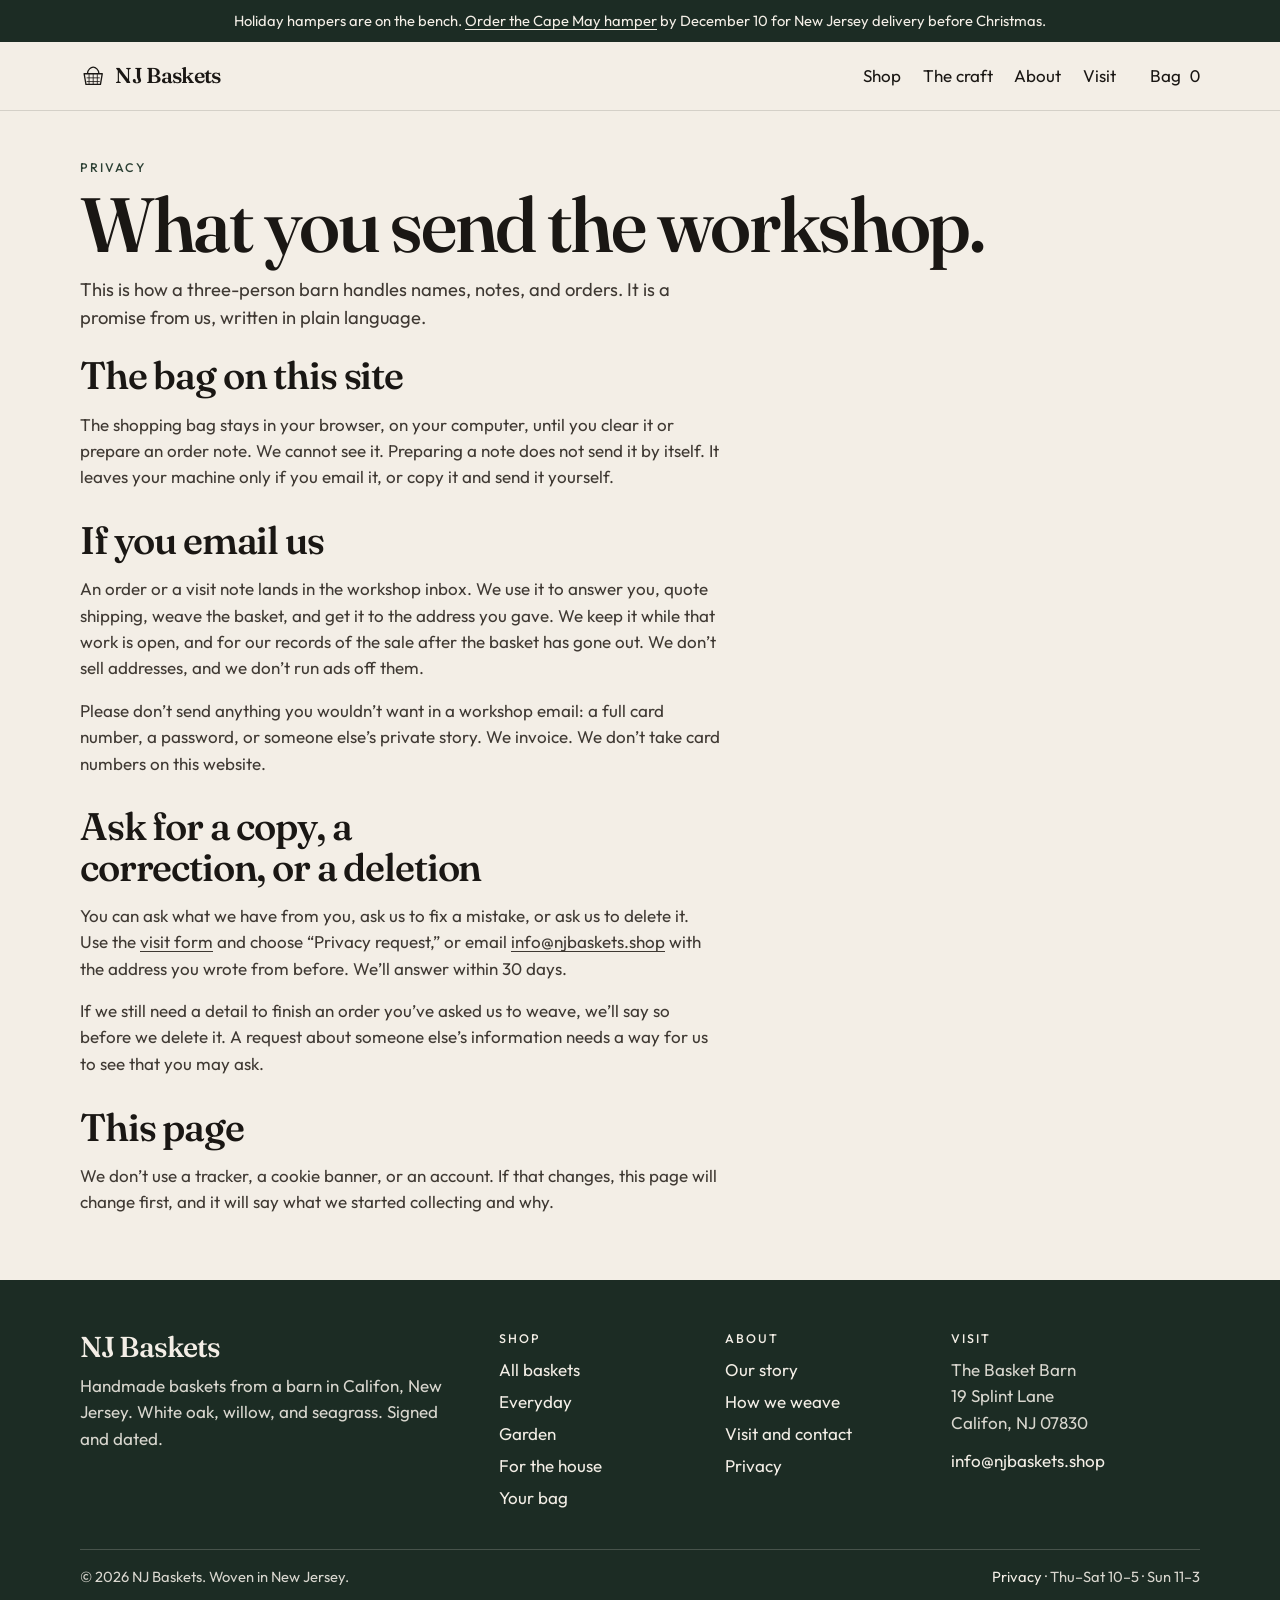
<file: privacy.html>
<!DOCTYPE html>
<html lang="en">
<head>
  <meta charset="utf-8">
  <meta name="viewport" content="width=device-width, initial-scale=1">
  <title>Privacy · NJ Baskets</title>
  <meta name="description" content="How NJ Baskets handles the notes and order details you send the Califon workshop, and how to ask for a copy or a deletion.">
  <link rel="icon" href="favicon.svg" type="image/svg+xml">
  <link rel="preconnect" href="https://fonts.googleapis.com">
  <link rel="preconnect" href="https://fonts.gstatic.com" crossorigin>
  <link href="https://fonts.googleapis.com/css2?family=Fraunces:ital,opsz,wght@0,9..144,500..700;1,9..144,500..700&family=Outfit:wght@400;500;600&display=swap" rel="stylesheet">
  <link rel="stylesheet" href="css/styles.css">
</head>
<body data-page="privacy">
  <a class="skip" href="#main">Skip to content</a>
  <div class="announce">
    <p class="wrap announce-inner">Holiday hampers are on the bench. <a href="basket.html?id=cape-may-hamper">Order the Cape May hamper</a> by December 10 for New Jersey delivery before Christmas.</p>
  </div>
  <header class="site-header">
    <div class="wrap header-bar">
      <a class="logo" href="index.html">
        <svg class="logo-mark" viewBox="0 0 32 32" aria-hidden="true" focusable="false">
          <path d="M5 13h22l-2.2 13H7.2L5 13z" fill="none" stroke="currentColor" stroke-width="1.6" stroke-linejoin="round"/>
          <path d="M9 13c.2-5 4.2-8 7-8s6.8 3 7 8" fill="none" stroke="currentColor" stroke-width="1.6"/>
          <path d="M11 13.5v12M16 13v12.5M21 13.5v12M8 18h16M8 22.5h16" stroke="currentColor" stroke-width="1"/>
        </svg>
        <span>NJ Baskets</span>
      </a>
      <button class="nav-toggle" type="button" aria-expanded="false" aria-controls="site-nav">Menu</button>
      <nav class="site-nav" id="site-nav" aria-label="Primary">
        <a href="shop.html">Shop</a>
        <a href="craft.html">The craft</a>
        <a href="about.html">About</a>
        <a href="visit.html">Visit</a>
      </nav>
      <a class="bag-link" href="cart.html">Bag <span class="bag-count" data-cart-count>0</span></a>
    </div>
  </header>
  <main id="main">
    <div class="wrap page">
      <header class="page-intro">
        <p class="kicker">Privacy</p>
        <h1>What you send the workshop.</h1>
        <p class="lede">This is how a three-person barn handles names, notes, and orders. It is a promise from us, written in plain language.</p>
      </header>
      <div class="prose">
        <h2>The bag on this site</h2>
        <p>The shopping bag stays in your browser, on your computer, until you clear it or prepare an order note. We cannot see it. Preparing a note does not send it by itself. It leaves your machine only if you email it, or copy it and send it yourself.</p>
        <h2>If you email us</h2>
        <p>An order or a visit note lands in the workshop inbox. We use it to answer you, quote shipping, weave the basket, and get it to the address you gave. We keep it while that work is open, and for our records of the sale after the basket has gone out. We don’t sell addresses, and we don’t run ads off them.</p>
        <p>Please don’t send anything you wouldn’t want in a workshop email: a full card number, a password, or someone else’s private story. We invoice. We don’t take card numbers on this website.</p>
        <h2>Ask for a copy, a correction, or a deletion</h2>
        <p>You can ask what we have from you, ask us to fix a mistake, or ask us to delete it. Use the <a href="visit.html">visit form</a> and choose “Privacy request,” or email <a href="mailto:info@njbaskets.shop">info@njbaskets.shop</a> with the address you wrote from before. We’ll answer within 30 days.</p>
        <p>If we still need a detail to finish an order you’ve asked us to weave, we’ll say so before we delete it. A request about someone else’s information needs a way for us to see that you may ask.</p>
        <h2>This page</h2>
        <p>We don’t use a tracker, a cookie banner, or an account. If that changes, this page will change first, and it will say what we started collecting and why.</p>
      </div>
    </div>
  </main>
  <footer class="site-footer">
    <div class="wrap">
      <div class="footer-grid">
        <div>
          <a class="logo logo-footer" href="index.html">NJ Baskets</a>
          <p class="footer-note">Handmade baskets from a barn in Califon, New Jersey. White oak, willow, and seagrass. Signed and dated.</p>
        </div>
        <div>
          <h2>Shop</h2>
          <ul>
            <li><a href="shop.html">All baskets</a></li>
            <li><a href="shop.html?cat=Everyday">Everyday</a></li>
            <li><a href="shop.html?cat=Garden">Garden</a></li>
            <li><a href="shop.html?cat=Home">For the house</a></li>
            <li><a href="cart.html">Your bag</a></li>
          </ul>
        </div>
        <div>
          <h2>About</h2>
          <ul>
            <li><a href="about.html">Our story</a></li>
            <li><a href="craft.html">How we weave</a></li>
            <li><a href="visit.html">Visit and contact</a></li>
            <li><a href="privacy.html" aria-current="page">Privacy</a></li>
          </ul>
        </div>
        <div>
          <h2>Visit</h2>
          <p>The Basket Barn<br>19 Splint Lane<br>Califon, NJ 07830</p>
          <p style="margin-top:0.75rem"><a href="mailto:info@njbaskets.shop">info@njbaskets.shop</a></p>
        </div>
      </div>
      <div class="footer-base">
        <p>© 2026 NJ Baskets. Woven in New Jersey.</p>
        <p><a href="privacy.html">Privacy</a> · Thu–Sat 10–5 · Sun 11–3</p>
      </div>
    </div>
  </footer>
  <script src="js/products.js"></script>
  <script src="js/site.js"></script>
</body>
</html>
</file>
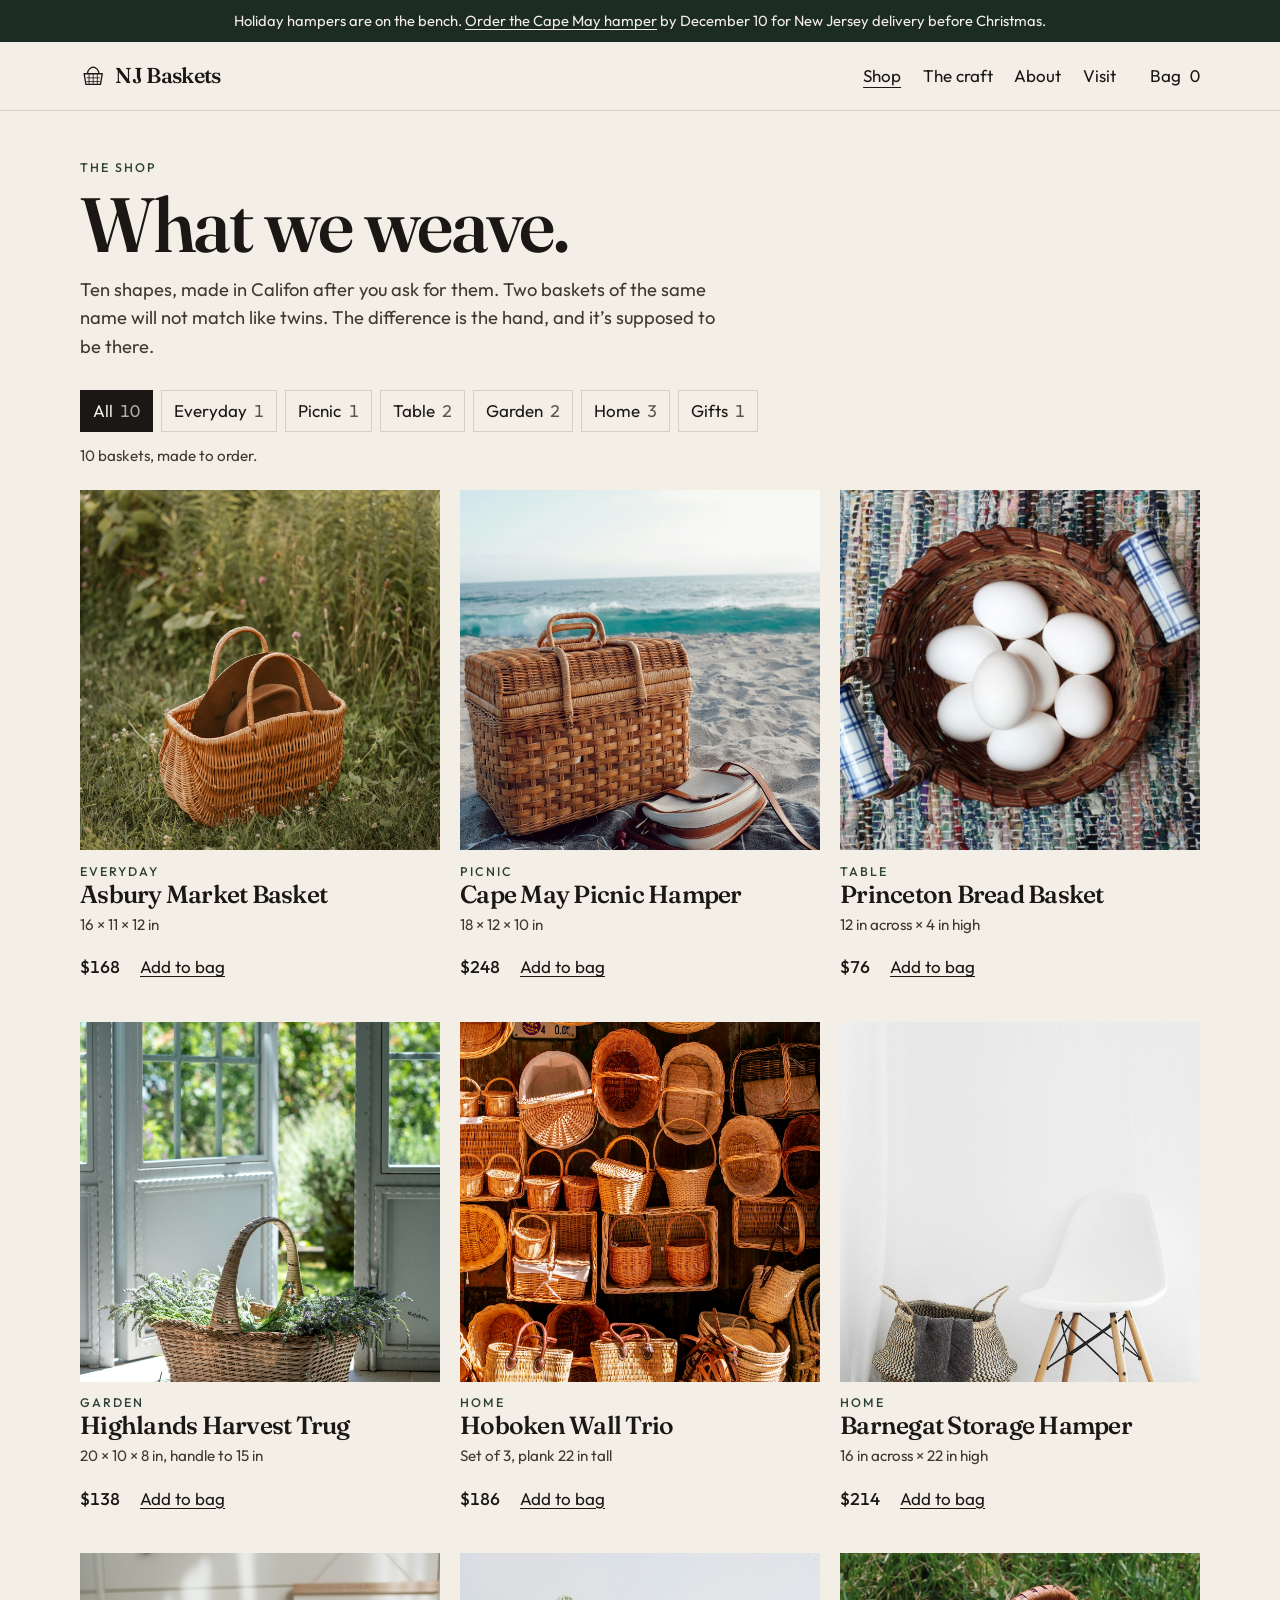
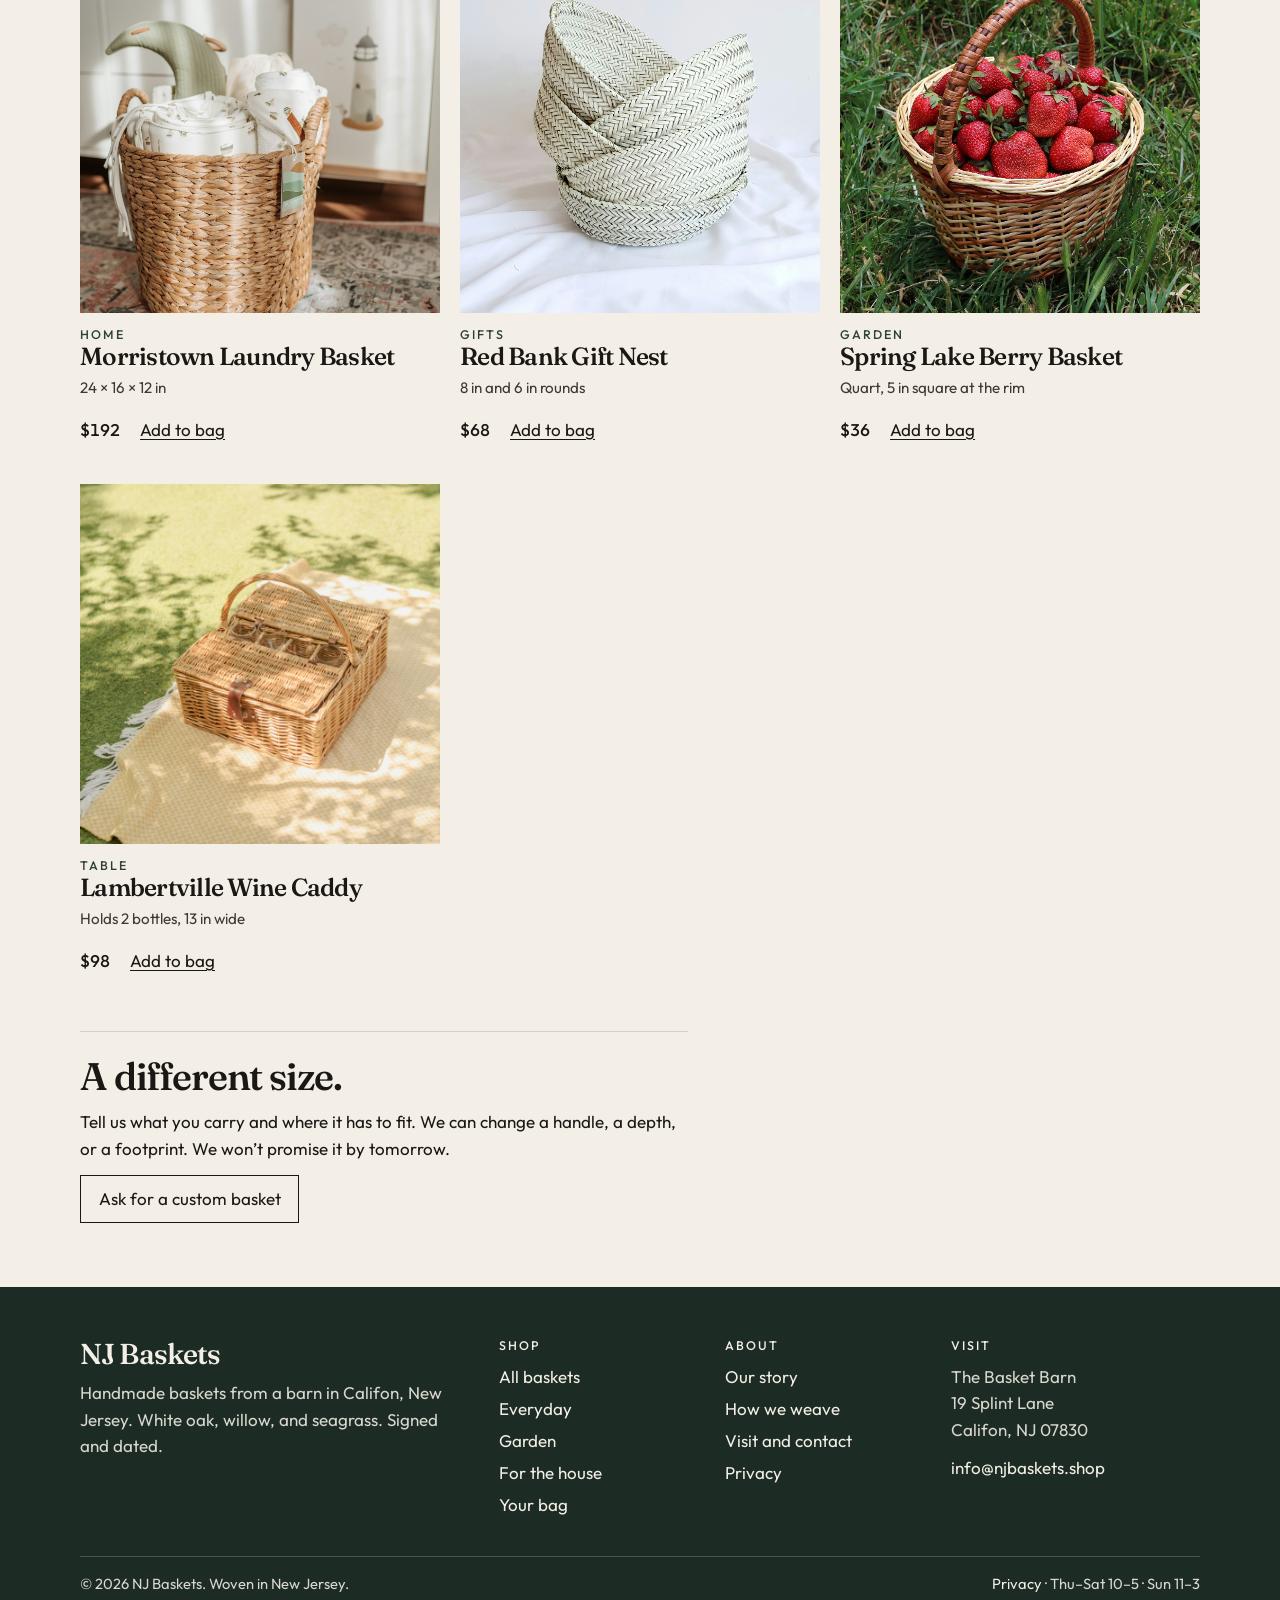
<file: shop.html>
<!DOCTYPE html>
<html lang="en">
<head>
  <meta charset="utf-8">
  <meta name="viewport" content="width=device-width, initial-scale=1">
  <title>Shop · NJ Baskets</title>
  <meta name="description" content="Shop handmade baskets from NJ Baskets in Califon, New Jersey. Market baskets, hampers, trugs, and table baskets, woven to order.">
  <link rel="icon" href="favicon.svg" type="image/svg+xml">
  <link rel="preconnect" href="https://fonts.googleapis.com">
  <link rel="preconnect" href="https://fonts.gstatic.com" crossorigin>
  <link href="https://fonts.googleapis.com/css2?family=Fraunces:ital,opsz,wght@0,9..144,500..700;1,9..144,500..700&family=Outfit:wght@400;500;600&display=swap" rel="stylesheet">
  <link rel="stylesheet" href="css/styles.css">
</head>
<body data-page="shop">
  <a class="skip" href="#main">Skip to content</a>
  <div class="announce">
    <p class="wrap announce-inner">Holiday hampers are on the bench. <a href="basket.html?id=cape-may-hamper">Order the Cape May hamper</a> by December 10 for New Jersey delivery before Christmas.</p>
  </div>
  <header class="site-header">
    <div class="wrap header-bar">
      <a class="logo" href="index.html">
        <svg class="logo-mark" viewBox="0 0 32 32" aria-hidden="true" focusable="false">
          <path d="M5 13h22l-2.2 13H7.2L5 13z" fill="none" stroke="currentColor" stroke-width="1.6" stroke-linejoin="round"/>
          <path d="M9 13c.2-5 4.2-8 7-8s6.8 3 7 8" fill="none" stroke="currentColor" stroke-width="1.6"/>
          <path d="M11 13.5v12M16 13v12.5M21 13.5v12M8 18h16M8 22.5h16" stroke="currentColor" stroke-width="1"/>
        </svg>
        <span>NJ Baskets</span>
      </a>
      <button class="nav-toggle" type="button" aria-expanded="false" aria-controls="site-nav">Menu</button>
      <nav class="site-nav" id="site-nav" aria-label="Primary">
        <a href="shop.html" aria-current="page">Shop</a>
        <a href="craft.html">The craft</a>
        <a href="about.html">About</a>
        <a href="visit.html">Visit</a>
      </nav>
      <a class="bag-link" href="cart.html">Bag <span class="bag-count" data-cart-count>0</span></a>
    </div>
  </header>
  <main id="main">
    <div class="wrap page">
      <header class="page-intro">
        <p class="kicker">The shop</p>
        <h1>What we weave.</h1>
        <p class="lede">Ten shapes, made in Califon after you ask for them. Two baskets of the same name will not match like twins. The difference is the hand, and it’s supposed to be there.</p>
      </header>
      <div class="filters" id="filters" role="group" aria-label="Filter by use"></div>
      <p id="shop-count" class="fine"></p>
      <noscript class="noscript">The catalog needs JavaScript. Write <a href="mailto:info@njbaskets.shop">info@njbaskets.shop</a> and we’ll walk you through what’s on the bench.</noscript>
      <div id="product-grid" class="product-grid"></div>
      <aside class="custom-note">
        <h2>A different size.</h2>
        <p>Tell us what you carry and where it has to fit. We can change a handle, a depth, or a footprint. We won’t promise it by tomorrow.</p>
        <p><a class="btn" href="visit.html">Ask for a custom basket</a></p>
      </aside>
    </div>
  </main>
  <footer class="site-footer">
    <div class="wrap">
      <div class="footer-grid">
        <div>
          <a class="logo logo-footer" href="index.html">NJ Baskets</a>
          <p class="footer-note">Handmade baskets from a barn in Califon, New Jersey. White oak, willow, and seagrass. Signed and dated.</p>
        </div>
        <div>
          <h2>Shop</h2>
          <ul>
            <li><a href="shop.html" aria-current="page">All baskets</a></li>
            <li><a href="shop.html?cat=Everyday">Everyday</a></li>
            <li><a href="shop.html?cat=Garden">Garden</a></li>
            <li><a href="shop.html?cat=Home">For the house</a></li>
            <li><a href="cart.html">Your bag</a></li>
          </ul>
        </div>
        <div>
          <h2>About</h2>
          <ul>
            <li><a href="about.html">Our story</a></li>
            <li><a href="craft.html">How we weave</a></li>
            <li><a href="visit.html">Visit and contact</a></li>
            <li><a href="privacy.html">Privacy</a></li>
          </ul>
        </div>
        <div>
          <h2>Visit</h2>
          <p>The Basket Barn<br>19 Splint Lane<br>Califon, NJ 07830</p>
          <p style="margin-top:0.75rem"><a href="mailto:info@njbaskets.shop">info@njbaskets.shop</a></p>
        </div>
      </div>
      <div class="footer-base">
        <p>© 2026 NJ Baskets. Woven in New Jersey.</p>
        <p><a href="privacy.html">Privacy</a> · Thu–Sat 10–5 · Sun 11–3</p>
      </div>
    </div>
  </footer>
  <script src="js/products.js"></script>
  <script src="js/site.js"></script>
</body>
</html>
</file>
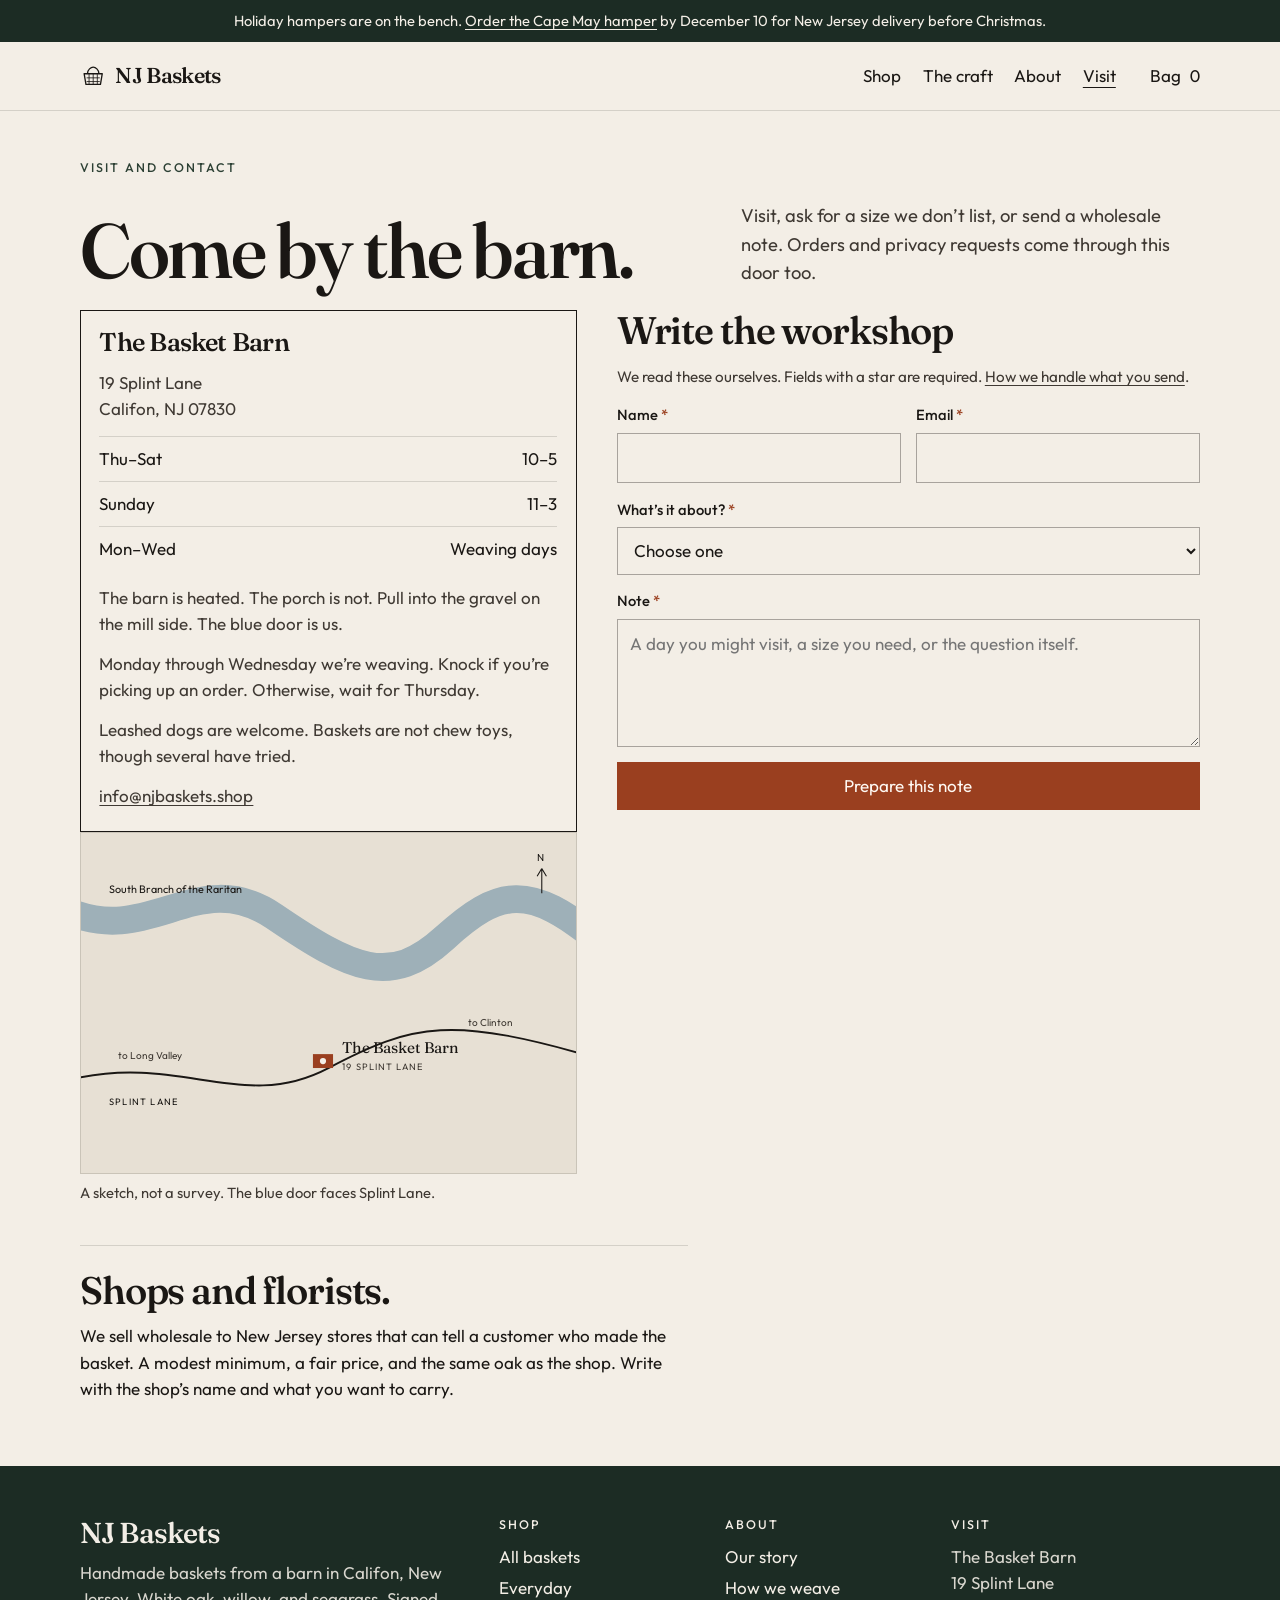
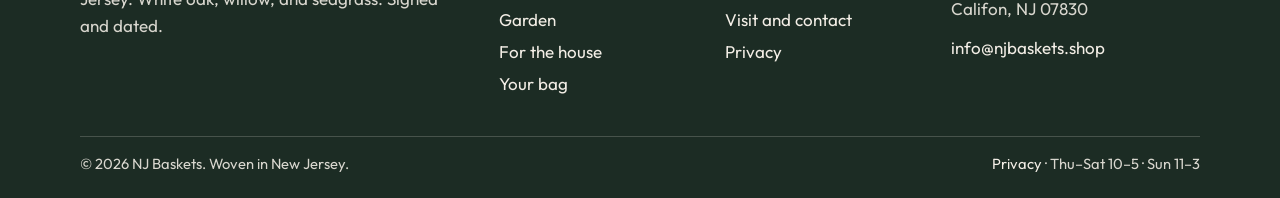
<file: visit.html>
<!DOCTYPE html>
<html lang="en">
<head>
  <meta charset="utf-8">
  <meta name="viewport" content="width=device-width, initial-scale=1">
  <title>Visit · NJ Baskets</title>
  <meta name="description" content="Visit the NJ Baskets barn in Califon, New Jersey, or send a note about a custom basket, a wholesale order, or your information.">
  <link rel="icon" href="favicon.svg" type="image/svg+xml">
  <link rel="preconnect" href="https://fonts.googleapis.com">
  <link rel="preconnect" href="https://fonts.gstatic.com" crossorigin>
  <link href="https://fonts.googleapis.com/css2?family=Fraunces:ital,opsz,wght@0,9..144,500..700;1,9..144,500..700&family=Outfit:wght@400;500;600&display=swap" rel="stylesheet">
  <link rel="stylesheet" href="css/styles.css">
</head>
<body data-page="visit">
  <a class="skip" href="#main">Skip to content</a>
  <div class="announce">
    <p class="wrap announce-inner">Holiday hampers are on the bench. <a href="basket.html?id=cape-may-hamper">Order the Cape May hamper</a> by December 10 for New Jersey delivery before Christmas.</p>
  </div>
  <header class="site-header">
    <div class="wrap header-bar">
      <a class="logo" href="index.html">
        <svg class="logo-mark" viewBox="0 0 32 32" aria-hidden="true" focusable="false">
          <path d="M5 13h22l-2.2 13H7.2L5 13z" fill="none" stroke="currentColor" stroke-width="1.6" stroke-linejoin="round"/>
          <path d="M9 13c.2-5 4.2-8 7-8s6.8 3 7 8" fill="none" stroke="currentColor" stroke-width="1.6"/>
          <path d="M11 13.5v12M16 13v12.5M21 13.5v12M8 18h16M8 22.5h16" stroke="currentColor" stroke-width="1"/>
        </svg>
        <span>NJ Baskets</span>
      </a>
      <button class="nav-toggle" type="button" aria-expanded="false" aria-controls="site-nav">Menu</button>
      <nav class="site-nav" id="site-nav" aria-label="Primary">
        <a href="shop.html">Shop</a>
        <a href="craft.html">The craft</a>
        <a href="about.html">About</a>
        <a href="visit.html" aria-current="page">Visit</a>
      </nav>
      <a class="bag-link" href="cart.html">Bag <span class="bag-count" data-cart-count>0</span></a>
    </div>
  </header>
  <main id="main">
    <div class="wrap page">
      <header class="page-intro">
        <p class="kicker">Visit and contact</p>
        <div class="split">
          <h1>Come by the barn.</h1>
          <p class="lede">Visit, ask for a size we don’t list, or send a wholesale note. Orders and privacy requests come through this door too.</p>
        </div>
      </header>
      <div class="visit-layout">
        <div class="visit-info">
          <div class="hours-card">
            <h2>The Basket Barn</h2>
            <p>19 Splint Lane<br>Califon, NJ 07830</p>
            <dl class="hours-list">
              <div><dt>Thu–Sat</dt><dd>10–5</dd></div>
              <div><dt>Sunday</dt><dd>11–3</dd></div>
              <div><dt>Mon–Wed</dt><dd>Weaving days</dd></div>
            </dl>
            <p>The barn is heated. The porch is not. Pull into the gravel on the mill side. The blue door is us.</p>
            <p>Monday through Wednesday we’re weaving. Knock if you’re picking up an order. Otherwise, wait for Thursday.</p>
            <p>Leashed dogs are welcome. Baskets are not chew toys, though several have tried.</p>
            <p><a href="mailto:info@njbaskets.shop">info@njbaskets.shop</a></p>
          </div>
          <figure class="map-card">
            <svg viewBox="0 0 640 440" role="img" aria-label="A sketch map of the Basket Barn on Splint Lane in Califon, beside the South Branch of the Raritan, between Long Valley and Clinton.">
              <rect width="640" height="440" fill="#e7e0d4"/>
              <path d="M-20 100C90 150 150 40 250 108S400 200 470 136 580 64 670 140" fill="none" stroke="#9eb0b8" stroke-width="36" stroke-linecap="round"/>
              <path d="M-10 318C130 286 210 362 320 304S480 236 670 292" fill="none" stroke="#1a1714" stroke-width="2.5"/>
              <rect x="300" y="286" width="26" height="18" fill="#9a3f1f"/>
              <circle cx="313" cy="295" r="4" fill="#f3eee6"/>
              <text x="338" y="284" fill="#1a1714" font-family="Fraunces, Georgia, serif" font-size="20">The Basket Barn</text>
              <text x="338" y="306" fill="#3f3933" font-family="Outfit, sans-serif" font-size="12" letter-spacing="1.4">19 SPLINT LANE</text>
              <text x="36" y="78" fill="#1a1714" font-family="Outfit, sans-serif" font-size="14">South Branch of the Raritan</text>
              <text x="36" y="352" fill="#1a1714" font-family="Outfit, sans-serif" font-size="12" letter-spacing="1.6">SPLINT LANE</text>
              <text x="48" y="292" fill="#3f3933" font-family="Outfit, sans-serif" font-size="13">to Long Valley</text>
              <text x="500" y="250" fill="#3f3933" font-family="Outfit, sans-serif" font-size="13">to Clinton</text>
              <text x="590" y="36" fill="#1a1714" font-family="Outfit, sans-serif" font-size="13">N</text>
              <path d="M596 46V78M596 46l-6 10M596 46l6 10" stroke="#1a1714" stroke-width="1.4"/>
            </svg>
            <figcaption>A sketch, not a survey. The blue door faces Splint Lane.</figcaption>
          </figure>
        </div>
        <div>
          <form id="visit-form" class="form" novalidate>
            <h2>Write the workshop</h2>
            <p class="fine">We read these ourselves. Fields with a star are required. <a href="privacy.html">How we handle what you send</a>.</p>
            <p class="form-alert" data-form-alert role="alert" hidden></p>
            <div class="form-row">
              <div class="field">
                <label for="visit-name">Name <span class="req" aria-hidden="true">*</span><span class="sr-only"> (required)</span></label>
                <input id="visit-name" name="name" required autocomplete="name" maxlength="80">
              </div>
              <div class="field">
                <label for="visit-email">Email <span class="req" aria-hidden="true">*</span><span class="sr-only"> (required)</span></label>
                <input id="visit-email" name="email" type="email" required autocomplete="email" maxlength="120">
              </div>
            </div>
            <div class="field">
              <label for="topic">What’s it about? <span class="req" aria-hidden="true">*</span><span class="sr-only"> (required)</span></label>
              <select id="topic" name="topic" required>
                <option value="">Choose one</option>
                <option>Visiting the workshop</option>
                <option>A custom basket</option>
                <option>Wholesale</option>
                <option>An order I already started</option>
                <option>Privacy request</option>
                <option>Something else</option>
              </select>
            </div>
            <div class="field">
              <label for="message">Note <span class="req" aria-hidden="true">*</span><span class="sr-only"> (required)</span></label>
              <textarea id="message" name="message" required maxlength="2000" placeholder="A day you might visit, a size you need, or the question itself."></textarea>
            </div>
            <button class="btn btn-primary" type="submit">Prepare this note</button>
          </form>
          <div id="visit-success" class="form-success" hidden>
            <h2>Your note is ready to send.</h2>
            <p>It stays in your browser until you email it. We don’t see the note before that.</p>
            <pre class="note-preview" data-note></pre>
            <div class="actions">
              <a class="btn btn-primary" data-mail href="mailto:info@njbaskets.shop">Open in email</a>
              <button type="button" class="btn" data-copy>Copy note</button>
            </div>
            <p class="fine">Send it to info@njbaskets.shop. If the email app doesn’t open, copy the note instead.</p>
            <button type="button" class="text-btn" data-reset>Write a different note</button>
          </div>
        </div>
      </div>
      <section class="wholesale">
        <h2>Shops and florists.</h2>
        <p>We sell wholesale to New Jersey stores that can tell a customer who made the basket. A modest minimum, a fair price, and the same oak as the shop. Write with the shop’s name and what you want to carry.</p>
      </section>
    </div>
  </main>
  <footer class="site-footer">
    <div class="wrap">
      <div class="footer-grid">
        <div>
          <a class="logo logo-footer" href="index.html">NJ Baskets</a>
          <p class="footer-note">Handmade baskets from a barn in Califon, New Jersey. White oak, willow, and seagrass. Signed and dated.</p>
        </div>
        <div>
          <h2>Shop</h2>
          <ul>
            <li><a href="shop.html">All baskets</a></li>
            <li><a href="shop.html?cat=Everyday">Everyday</a></li>
            <li><a href="shop.html?cat=Garden">Garden</a></li>
            <li><a href="shop.html?cat=Home">For the house</a></li>
            <li><a href="cart.html">Your bag</a></li>
          </ul>
        </div>
        <div>
          <h2>About</h2>
          <ul>
            <li><a href="about.html">Our story</a></li>
            <li><a href="craft.html">How we weave</a></li>
            <li><a href="visit.html" aria-current="page">Visit and contact</a></li>
            <li><a href="privacy.html">Privacy</a></li>
          </ul>
        </div>
        <div>
          <h2>Visit</h2>
          <p>The Basket Barn<br>19 Splint Lane<br>Califon, NJ 07830</p>
          <p style="margin-top:0.75rem"><a href="mailto:info@njbaskets.shop">info@njbaskets.shop</a></p>
        </div>
      </div>
      <div class="footer-base">
        <p>© 2026 NJ Baskets. Woven in New Jersey.</p>
        <p><a href="privacy.html">Privacy</a> · Thu–Sat 10–5 · Sun 11–3</p>
      </div>
    </div>
  </footer>
  <script src="js/products.js"></script>
  <script src="js/site.js"></script>
</body>
</html>
</file>
<file: css/styles.css>
:root {
  --paper: #f3eee6;
  --paper-2: #e7e0d4;
  --ink: #1a1714;
  --ink-soft: #3f3933;
  --moss: #2c4034;
  --moss-deep: #1c2c24;
  --clay: #9a3f1f;
  --clay-deep: #7c3016;
  --line: rgba(26, 23, 20, 0.14);
  --serif: "Fraunces", "Iowan Old Style", Palatino, "Palatino Linotype", Georgia, serif;
  --sans: Outfit, "Avenir Next", "Segoe UI", sans-serif;
  --shadow: 0 16px 40px rgba(26, 23, 20, 0.08);
  color-scheme: light;
}

*,
*::before,
*::after { box-sizing: border-box; }

* { margin: 0; }

html { scroll-padding-top: 5rem; }

body {
  min-height: 100vh;
  font-family: var(--sans);
  font-size: 1.0625rem;
  line-height: 1.55;
  font-weight: 400;
  color: var(--ink);
  background: var(--paper);
  -webkit-font-smoothing: antialiased;
  text-rendering: optimizeLegibility;
}

img, svg { display: block; max-width: 100%; }

button, input, select, textarea { font: inherit; color: inherit; }

button { cursor: pointer; }

ul, ol { list-style: none; padding: 0; }

a { color: inherit; text-underline-offset: 0.18em; }

h1, h2, h3, .logo, .pull, .person-mark, .num, .facts strong, .detail-price {
  font-family: var(--serif);
  font-optical-sizing: auto;
  font-weight: 560;
  letter-spacing: -0.03em;
  line-height: 1.05;
}

h1, h2, h3, p { text-wrap: pretty; }

h1, h2 { text-wrap: balance; }

h1 { font-size: clamp(2.7rem, 6vw, 5.2rem); line-height: 0.96; }

h2 { font-size: clamp(1.8rem, 3vw, 2.6rem); }

h3 { font-size: 1.45rem; }

::selection { background: #e7c2b0; color: var(--ink); }

:focus-visible {
  outline: 2px solid var(--ink);
  outline-offset: 3px;
}

[hidden] { display: none !important; }

.sr-only {
  position: absolute;
  width: 1px;
  height: 1px;
  padding: 0;
  margin: -1px;
  overflow: hidden;
  clip: rect(0, 0, 0, 0);
  white-space: nowrap;
  border: 0;
}

.wrap {
  width: min(1120px, calc(100% - 2rem));
  margin-inline: auto;
}

.skip {
  position: absolute;
  left: 1rem;
  top: -4rem;
  background: var(--ink);
  color: var(--paper);
  padding: 0.55rem 0.8rem;
  z-index: 80;
  text-decoration: none;
}

.skip:focus { top: 0.75rem; }

.kicker {
  font-family: var(--sans);
  font-size: 0.78rem;
  font-weight: 500;
  letter-spacing: 0.16em;
  text-transform: uppercase;
  color: var(--moss);
  line-height: 1.4;
}

.lede {
  font-size: 1.15rem;
  max-width: 40rem;
  color: var(--ink-soft);
}

.fine { color: var(--ink-soft); font-size: 0.95rem; }

.fine a, .lede a, .prose a, .announce a { text-decoration: underline; }

.announce {
  background: var(--moss-deep);
  color: var(--paper);
  font-size: 0.92rem;
}

.announce-inner { padding: 0.6rem 0; text-align: center; }

.announce a { color: inherit; }

.site-header {
  position: sticky;
  top: 0;
  z-index: 30;
  background: var(--paper);
  border-bottom: 1px solid var(--line);
}

.header-bar {
  display: flex;
  align-items: center;
  gap: 0.75rem;
  min-height: 4.25rem;
}

.logo {
  display: inline-flex;
  align-items: center;
  gap: 0.55rem;
  text-decoration: none;
  font-size: 1.35rem;
  color: var(--ink);
}

.logo-mark { width: 1.65rem; height: 1.65rem; flex: none; }

.site-nav {
  margin-left: auto;
  display: flex;
  align-items: center;
  gap: 1.35rem;
}

.site-nav a, .bag-link, .towns a, .site-footer a, .crumbs a, .card-link {
  text-decoration: none;
}

.site-nav a:hover,
.bag-link:hover,
.towns a:hover,
.site-footer a:hover,
.crumbs a:hover { text-decoration: underline; }

.site-nav a[aria-current="page"],
.bag-link[aria-current="page"] { text-decoration: underline; text-underline-offset: 0.28em; }

.bag-link { margin-left: 1.4rem; white-space: nowrap; }

.bag-count { font-variant-numeric: tabular-nums; margin-left: 0.3rem; }

.nav-toggle {
  display: none;
  background: transparent;
  border: 1px solid var(--ink);
  min-height: 2.5rem;
  padding: 0 0.7rem;
}

.hero { padding: 2.6rem 0 3.2rem; }

.hero h1 { font-size: clamp(3rem, 6.4vw, 5.5rem); line-height: 1.02; }

.hero h1 em { font-style: italic; font-weight: 520; color: var(--moss); padding-right: 0.12em; }

.hero .lede { margin: 1.2rem 0 1.5rem; font-size: 1.2rem; }

.hero-grid, .detail, .visit-layout, .cart-layout, .split, .workshop-tease, .two, .featured-grid {
  display: grid;
  gap: 2rem;
}

.hero-figure {
  margin: 0;
  background: #e6d7c3;
  padding: 0.75rem 0.75rem 0.9rem;
  box-shadow: inset 0 0 0 1px rgba(26, 23, 20, 0.28);
}

.hero-figure img {
  width: 100%;
  height: auto;
  aspect-ratio: 4 / 5;
  object-fit: cover;
}

.hero-figure figcaption {
  display: flex;
  justify-content: space-between;
  gap: 1rem;
  padding: 0.75rem 0.35rem 0.15rem;
  font-size: 0.72rem;
  letter-spacing: 0.14em;
  text-transform: uppercase;
}

.actions { display: flex; flex-wrap: wrap; gap: 0.75rem; }

.hero .fine { margin-top: 1rem; }

.btn, .nav-toggle, .filters button, .text-btn, .qty button {
  transition: background-color 160ms ease, color 160ms ease, border-color 160ms ease;
}

.btn {
  display: inline-flex;
  align-items: center;
  justify-content: center;
  min-height: 3rem;
  padding: 0.7rem 1.1rem;
  border: 1px solid var(--ink);
  background: transparent;
  text-decoration: none;
  line-height: 1;
}

.btn:hover { background: var(--ink); color: var(--paper); }

.btn-primary {
  background: var(--clay);
  border-color: var(--clay);
  color: #fffaf4;
}

.btn-primary:hover { background: var(--clay-deep); border-color: var(--clay-deep); color: #fffaf4; }

.town-bar {
  border-top: 1px solid var(--line);
  border-bottom: 1px solid var(--line);
}

.towns {
  display: flex;
  flex-wrap: wrap;
  justify-content: center;
  gap: 0.7rem 1.4rem;
  padding: 0.9rem 0;
  font-size: 0.78rem;
  letter-spacing: 0.14em;
  text-transform: uppercase;
}

.section { padding: 4.25rem 0; }

.section + .section { border-top: 1px solid var(--line); }

.section-head {
  display: flex;
  justify-content: space-between;
  align-items: end;
  gap: 1rem;
  margin-bottom: 1.5rem;
}

.section-head .kicker { margin-bottom: 0.35rem; }

.section-head a { text-decoration: underline; text-underline-offset: 0.2em; font-size: 0.95rem; }

.product-grid, .feature-side {
  display: grid;
  gap: 2rem 1.25rem;
}

.product-card { display: flex; flex-direction: column; min-width: 0; }

.card-link {
  color: inherit;
  display: grid;
  gap: 0.8rem;
}

.card-link:hover h2,
.card-link:hover h3 { text-decoration: underline; text-underline-offset: 0.14em; }

.card-art {
  position: relative;
  aspect-ratio: 1;
  overflow: hidden;
}

.card-art img,
.detail-art img,
.cart-thumb img {
  position: absolute;
  inset: 0;
  width: 100%;
  height: 100%;
  object-fit: cover;
}

.card-link:hover .card-art { filter: brightness(0.97); }

.card-copy h2, .card-copy h3 { font-size: 1.55rem; line-height: 1.12; }

.card-size { color: var(--ink-soft); font-size: 0.95rem; margin-top: 0.3rem; }

.card-buy {
  display: flex;
  justify-content: flex-start;
  align-items: baseline;
  gap: 1.25rem;
  margin-top: 0.55rem;
}

.price { font-variant-numeric: tabular-nums; font-weight: 500; }

.text-btn {
  background: none;
  border: 0;
  padding: 0.35rem 0;
  min-height: 2.75rem;
  text-decoration: underline;
  text-underline-offset: 0.18em;
}

.text-btn:hover { color: var(--clay); }

.panel-sand { background: #e7dccb; }
.panel-moss { background: #d7e0d8; }
.panel-clay { background: #f0d9cc; }
.panel-ink { background: #e4ddd2; }

.also { margin-top: 2.2rem; display: grid; gap: 0.75rem; }

.also-list { display: flex; flex-wrap: wrap; gap: 0.55rem 1.2rem; }

.also-list a {
  text-decoration: none;
  border-bottom: 1px solid var(--line);
  padding-bottom: 0.1rem;
}

.also-list a:hover { border-color: var(--ink); }

.materials, .people, .band-steps { display: grid; gap: 1.75rem; }

.num, .person-mark {
  font-size: 2rem;
  color: var(--clay);
  line-height: 1;
}

.materials h3, .person h3 { margin: 0.45rem 0; }

.materials p, .person p, .prose p, .seasons p { color: var(--ink-soft); }

.band { background: var(--moss-deep); color: var(--paper); }

.band-inner { padding: 4.25rem 0; }

.band .kicker { color: #f0d2c4; }

.band a { color: inherit; }

.band :focus-visible, .site-footer :focus-visible { outline-color: #fffaf4; }

.band-steps { margin-top: 0.5rem; }

.steps { display: grid; }

.page > section:not(.section) { margin-top: 2.5rem; }

.prose h2:not(:first-child) { margin-top: 0.85rem; }

.band-steps li, .steps li { display: grid; gap: 0.35rem; align-content: start; }

.band-steps h3 { font-size: 1.4rem; }

.pull {
  max-width: 12em;
  font-size: clamp(2rem, 4vw, 3.15rem);
  line-height: 1.12;
}

.pull p::before {
  content: "“";
  display: block;
  color: var(--clay);
  font-size: 0.85em;
  line-height: 1;
  margin-bottom: 0.15em;
}

.pull footer {
  margin-top: 1.15rem;
  font-family: var(--sans);
  font-size: 0.95rem;
  font-weight: 400;
  letter-spacing: 0;
  color: var(--ink-soft);
}

.hours-card {
  border: 1px solid var(--ink);
  padding: 1.15rem 1.15rem 1.3rem;
  display: grid;
  gap: 0.85rem;
}

.hours-card h2, .hours-card h3 { font-size: 1.6rem; }

.hours-list div, .specs div, .cart-line, .subtotal-row, .seasons li, .steps li {
  border-top: 1px solid var(--line);
}

.hours-list div {
  display: flex;
  justify-content: space-between;
  gap: 1rem;
  padding: 0.55rem 0;
}

.hours-card p { color: var(--ink-soft); }

.page { padding-bottom: 4rem; }

.page-intro { padding: 3rem 0 1.4rem; }

.page-intro .kicker { margin-bottom: 0.7rem; }

.page-intro .lede { margin-top: 0.9rem; }

.prose { max-width: 40rem; display: grid; gap: 1rem; }

.facts {
  display: grid;
  grid-template-columns: 1fr 1fr;
  gap: 1px;
  background: var(--line);
  border: 1px solid var(--line);
  margin: 2.2rem 0;
}

.facts div { background: var(--paper); padding: 1rem; }

.facts strong { display: block; font-size: 1.8rem; margin-bottom: 0.25rem; }

.facts span, .role { color: var(--ink-soft); }

.role { font-size: 0.95rem; margin: 0.2rem 0 0.55rem; }

.person-mark { font-size: 2.8rem; }

.seasons { margin-top: 1rem; }

.seasons li, .steps li { padding: 1rem 0; }

.care { display: grid; gap: 0.75rem; }

.care li {
  padding: 0.15rem 0 0.15rem 0.9rem;
  border-left: 2px solid var(--clay);
  color: var(--ink-soft);
}

.filters {
  display: flex;
  flex-wrap: wrap;
  gap: 0.5rem;
  margin: 0.4rem 0 0.8rem;
}

.filters button {
  background: transparent;
  border: 1px solid var(--line);
  min-height: 2.6rem;
  padding: 0.3rem 0.75rem;
}

.filters button[aria-pressed="true"] {
  background: var(--ink);
  border-color: var(--ink);
  color: var(--paper);
}

.filter-count { opacity: 0.7; margin-left: 0.2rem; font-variant-numeric: tabular-nums; }

#shop-count { margin-bottom: 1.4rem; }

.custom-note, .wholesale {
  margin-top: 3rem;
  padding-top: 1.5rem;
  border-top: 1px solid var(--line);
  display: grid;
  gap: 0.8rem;
  max-width: 38rem;
}

.noscript {
  padding: 0.9rem 1rem;
  border: 1px solid var(--line);
  margin-bottom: 1rem;
}

.crumbs { font-size: 0.9rem; margin-bottom: 0.8rem; }

.detail-art {
  position: relative;
  aspect-ratio: 4 / 5;
  min-height: 320px;
  overflow: hidden;
}

.detail-copy h1 { font-size: clamp(2.4rem, 4.4vw, 4rem); }

.detail-price { font-size: 2rem; margin: 0.55rem 0 0.35rem; }

.detail-copy .lede { margin: 0.4rem 0 0.2rem; }

.buy-row { display: flex; flex-wrap: wrap; gap: 0.75rem; margin: 1.15rem 0 0.75rem; }

.buy-row .btn { flex: 1 1 12rem; }

.qty {
  display: inline-flex;
  border: 1px solid var(--ink);
  background: var(--paper);
}

.qty button, .qty input {
  width: 2.75rem;
  height: 2.75rem;
  border: 0;
  background: transparent;
  text-align: center;
}

.qty input { width: 2.5rem; }

.specs { margin: 1.4rem 0 1.2rem; }

.specs div {
  display: grid;
  grid-template-columns: 7.2rem 1fr;
  gap: 0.8rem;
  padding: 0.7rem 0;
}

.specs dt {
  font-size: 0.75rem;
  letter-spacing: 0.12em;
  text-transform: uppercase;
  padding-top: 0.25rem;
}

.bench-note {
  margin-top: 1.2rem;
  padding-left: 0.9rem;
  border-left: 2px solid var(--clay);
  font-family: var(--serif);
  font-size: 1.35rem;
  line-height: 1.3;
  letter-spacing: -0.02em;
}

.related { padding-bottom: 1rem; }

.related h2 { margin-bottom: 1.2rem; }

.cart-line {
  display: grid;
  grid-template-columns: 88px 1fr;
  gap: 0.9rem;
  padding: 1.05rem 0;
}

.cart-thumb {
  position: relative;
  display: block;
  aspect-ratio: 1;
  text-decoration: none;
  overflow: hidden;
}

.cart-heading {
  display: flex;
  justify-content: space-between;
  gap: 0.8rem;
  align-items: baseline;
}

.cart-line h2 { font-size: 1.3rem; }

.cart-line h2 a { text-decoration: none; }

.cart-line h2 a:hover { text-decoration: underline; }

.cart-controls { display: flex; align-items: center; gap: 0.9rem; margin-top: 0.45rem; flex-wrap: wrap; }

.subtotal-row {
  display: flex;
  justify-content: space-between;
  gap: 1rem;
  padding: 1rem 0;
  border-top: 1px solid var(--ink);
  font-size: 1.1rem;
}

.order-panel {
  border: 1px solid var(--ink);
  padding: 1.1rem;
}

.order-panel h2 { font-size: 1.7rem; margin-bottom: 0.35rem; }

.order-panel .fine { margin-bottom: 1rem; }

.empty-state { display: grid; gap: 0.8rem; max-width: 34rem; padding: 0.5rem 0 1rem; }

.form, .form-success, .receipt-card { display: grid; gap: 0.95rem; }

.form-row { display: grid; gap: 0.95rem; }

.field { display: grid; gap: 0.35rem; }

.field label { font-size: 0.92rem; font-weight: 500; }

.req { color: var(--clay); }

input, select, textarea {
  width: 100%;
  background: transparent;
  border: 1px solid rgba(26, 23, 20, 0.35);
  border-radius: 0;
  padding: 0.7rem 0.75rem;
  min-height: 3rem;
}

textarea { min-height: 8rem; resize: vertical; }

input:focus-visible, select:focus-visible, textarea:focus-visible {
  outline: 2px solid var(--ink);
  outline-offset: 2px;
  border-color: var(--ink);
}

[aria-invalid="true"] { border-color: var(--clay); }

.field-error, .form-alert { color: var(--clay); font-size: 0.92rem; }

.form-alert { margin-bottom: 0.2rem; }

.note-preview {
  white-space: pre-wrap;
  overflow-wrap: anywhere;
  font-family: ui-monospace, "SFMono-Regular", Menlo, Consolas, monospace;
  font-size: 0.85rem;
  line-height: 1.45;
  background: var(--paper-2);
  padding: 1rem;
}

.map-card { margin: 0; display: grid; gap: 0.55rem; }

.map-card svg { width: 100%; height: auto; border: 1px solid var(--line); background: #e7e0d4; }

.map-card figcaption { color: var(--ink-soft); font-size: 0.92rem; }

.site-footer {
  background: var(--moss-deep);
  color: var(--paper);
  padding: 3.25rem 0 1.4rem;
}

.footer-grid { display: grid; gap: 2rem; }

.site-footer h2 {
  font-family: var(--sans);
  font-size: 0.78rem;
  font-weight: 500;
  letter-spacing: 0.16em;
  text-transform: uppercase;
  margin-bottom: 0.75rem;
}

.site-footer p, .site-footer li { color: rgba(243, 238, 230, 0.88); }

.site-footer a { color: var(--paper); }

.footer-grid ul { display: grid; gap: 0.35rem; }

.logo-footer {
  display: inline-block;
  margin-bottom: 0.7rem;
  font-size: 1.8rem;
  text-decoration: none;
}

.footer-note { max-width: 28rem; }

.footer-base {
  display: flex;
  flex-wrap: wrap;
  justify-content: space-between;
  gap: 0.45rem 1rem;
  margin-top: 2.4rem;
  padding-top: 1rem;
  border-top: 1px solid rgba(243, 238, 230, 0.2);
  font-size: 0.92rem;
}

.toast {
  position: fixed;
  bottom: 1rem;
  left: 50%;
  transform: translateX(-50%) translateY(0.6rem);
  background: var(--ink);
  color: var(--paper);
  padding: 0.8rem 1rem;
  opacity: 0;
  pointer-events: none;
  z-index: 60;
  max-width: min(32rem, calc(100% - 2rem));
  transition: opacity 160ms ease, transform 160ms ease;
}

.toast.is-on {
  opacity: 1;
  transform: translateX(-50%) translateY(0);
  pointer-events: auto;
}

.toast a { color: inherit; }

@media (min-width: 720px) {
  .form-row { grid-template-columns: 1fr 1fr; }
  .product-grid { grid-template-columns: 1fr 1fr; }
  .facts { grid-template-columns: repeat(4, 1fr); }
  .seasons li { grid-template-columns: 8rem 1fr; gap: 1rem; align-items: baseline; }
}

@media (min-width: 800px) {
  .split, .workshop-tease, .two, .people { grid-template-columns: 1.15fr 0.85fr; gap: 2.5rem; align-items: start; }
  .people { grid-template-columns: repeat(3, 1fr); }
  .materials { grid-template-columns: repeat(3, 1fr); }
  .footer-grid { grid-template-columns: 1.4fr 0.7fr 0.7fr 0.9fr; }
  .workshop-tease { align-items: center; }
  .split { align-items: end; }
}

@media (min-width: 900px) {
  .hero-grid { grid-template-columns: 1.05fr 0.95fr; gap: 3.5rem; align-items: center; }
  .hero { padding-top: 3.2rem; padding-bottom: 4rem; }
  .featured-grid { grid-template-columns: 1.35fr 0.9fr; align-items: stretch; }
  .feature-side { align-content: stretch; }
  .feature-main .card-art { aspect-ratio: 4 / 5; min-height: 100%; }
  .feature-main .card-copy h3 { font-size: clamp(2rem, 3vw, 2.7rem); }
  .detail { grid-template-columns: 1.05fr 0.95fr; gap: 3rem; align-items: start; }
  .detail-art { position: sticky; top: 5.5rem; min-height: 460px; }
  .visit-layout, .cart-layout { grid-template-columns: 0.92fr 1.08fr; align-items: start; gap: 2.5rem; }
  .cart-layout { grid-template-columns: 1.15fr 0.85fr; }
  .cart-layout.is-single { grid-template-columns: minmax(0, 40rem); }
  .order-panel { position: sticky; top: 5.5rem; }
  .band-steps { grid-template-columns: repeat(4, 1fr); }
  .steps { grid-template-columns: 1fr 1fr; }
  .product-grid { grid-template-columns: 1fr 1fr 1fr; }
  .feature-side .product-card { grid-template-columns: unset; }
}

@media (max-width: 760px) {
  .nav-toggle { display: inline-flex; margin-left: auto; }
  .site-nav {
    display: none;
    position: absolute;
    left: 0;
    right: 0;
    top: 100%;
    margin: 0;
    flex-direction: column;
    align-items: flex-start;
    gap: 0.85rem;
    padding: 0.4rem 1.15rem 1.2rem;
    background: var(--paper);
    border-bottom: 1px solid var(--line);
    box-shadow: var(--shadow);
  }
  .site-nav.is-open { display: flex; }
  .bag-link { margin-left: 0.65rem; }
  .announce { font-size: 0.84rem; }
  .hero-figure figcaption { letter-spacing: 0.08em; }
}

@media (prefers-reduced-motion: reduce) {
  *,
  *::before,
  *::after {
    animation-duration: 0.01ms !important;
    animation-iteration-count: 1 !important;
    transition-duration: 0.01ms !important;
    scroll-behavior: auto !important;
  }
}
</file>
